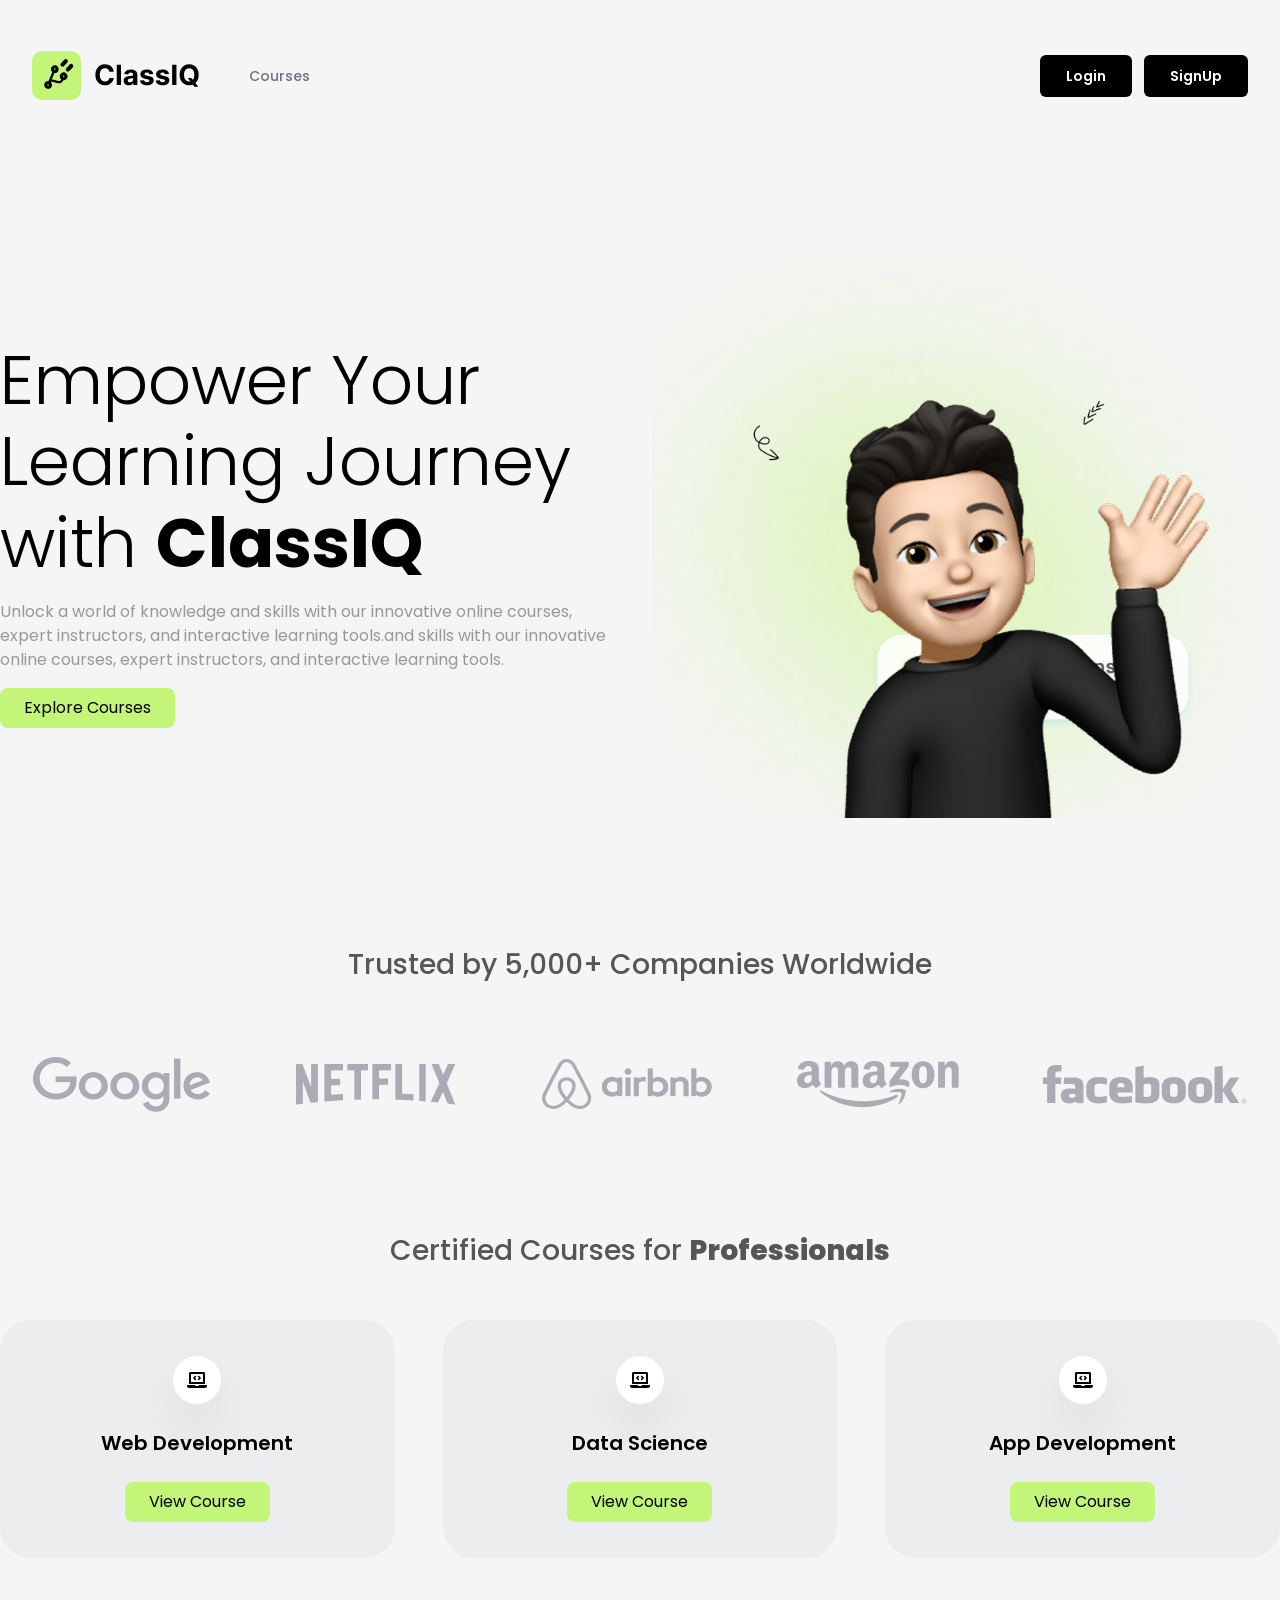
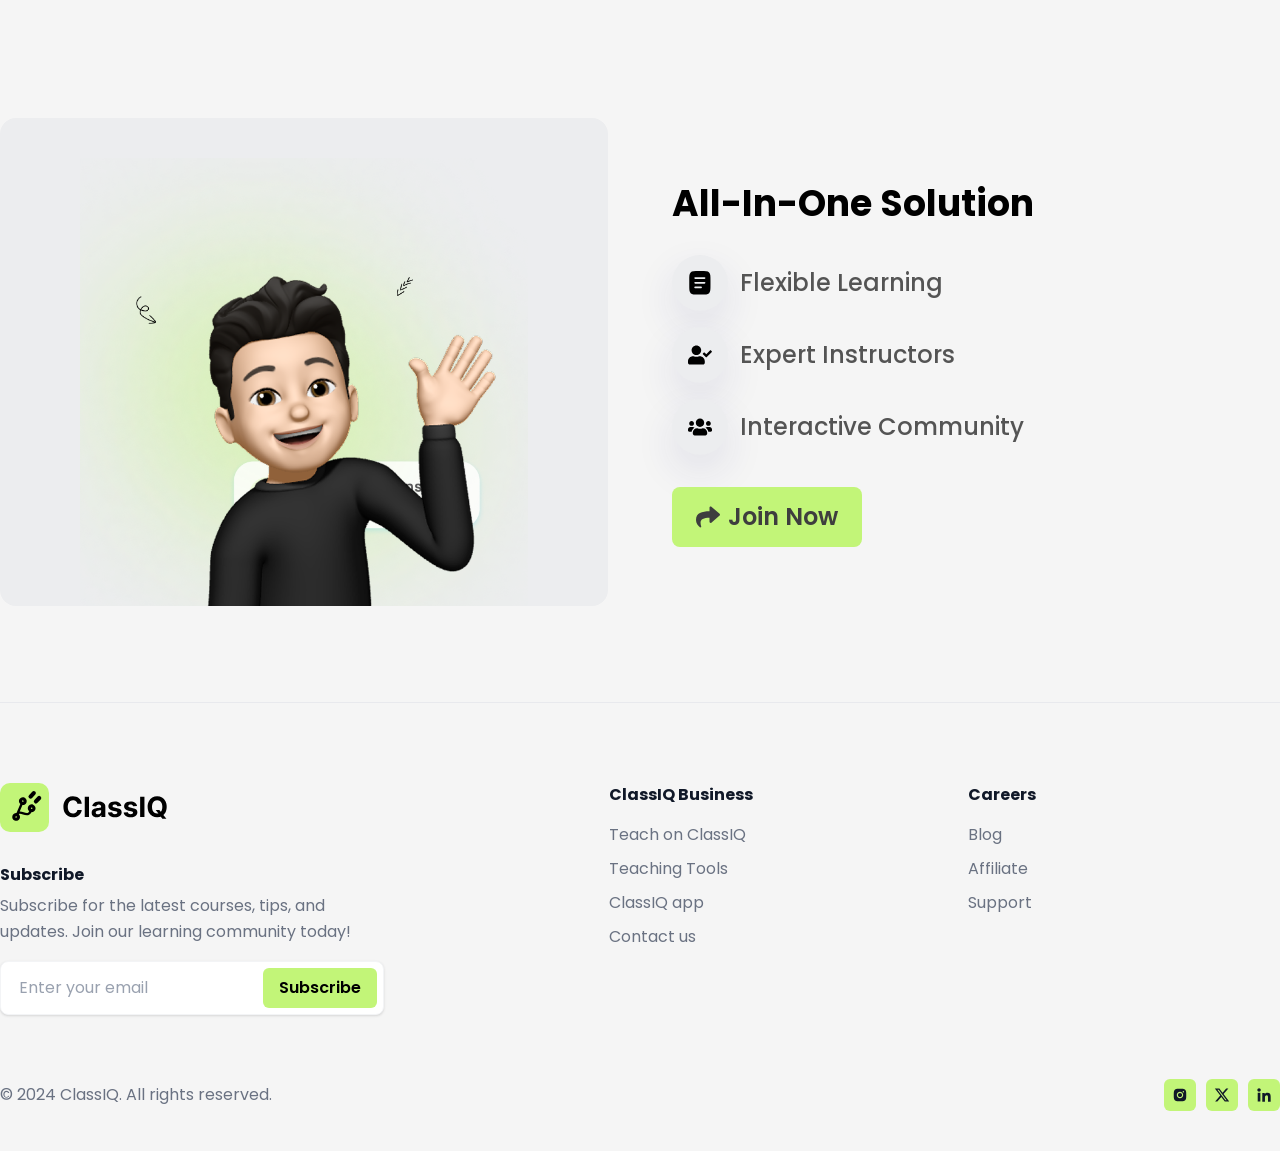
<file: index.html>
<!doctype html>
<html lang="en">
  <head>
    <meta charset="UTF-8" />
    <meta name="viewport" content="width=device-width, initial-scale=1.0" />
    <title>ClassIQ</title>
    <link rel="icon" type="image/x-icon" href="assets/favicon.ico" />
    <meta
      name="description"
      content="Empower your learning journey with ClassIQ. Explore expert-led online courses in web development, data science, and more."
    />
    <link rel="preconnect" href="https://fonts.googleapis.com" />
    <link rel="preconnect" href="https://fonts.gstatic.com" crossorigin />
    <link
      href="https://fonts.googleapis.com/css2?family=Poppins:wght@300;400;500;600;700;800&display=swap"
      rel="stylesheet"
    />
    <link rel="icon" type="image/svg+xml" href="assets/images/favicon.svg" />
    <link rel="stylesheet" href="css/output.css" />
  </head>
  <body class="bg-[#F5F5F5] text-black font-sans antialiased">
    <header class="py-6">
      <div class="mx-auto max-w-7xl px-4 sm:px-6 lg:px-8 mt-[27px]">
        <div class="flex items-center justify-between">
          <div class="flex items-center gap-12">
            <a
              href="index.html"
              class="inline-flex items-center gap-2.5 font-bold text-[28px] text-gray-900"
            >
              <svg
                xmlns="http://www.w3.org/2000/svg"
                width="169"
                height="49"
                viewBox="0 0 169 49"
                fill="none"
              >
                <rect width="49" height="49" rx="10" fill="#C2F578" />
                <rect
                  x="33.6592"
                  y="7.15674"
                  width="4.19624"
                  height="8.90237"
                  rx="2.09812"
                  transform="rotate(43 33.6592 7.15674)"
                  fill="black"
                />
                <rect
                  x="39.0698"
                  y="12"
                  width="4.2"
                  height="8.9"
                  rx="2.1"
                  transform="rotate(43 39.0698 12)"
                  fill="black"
                />
                <path
                  d="M35.2804 26.7985C36.1237 24.8119 35.1977 22.5198 33.211 21.6765C31.2244 20.8332 28.9323 21.7593 28.089 23.7459C27.3945 25.382 27.901 27.2254 29.2082 28.2948C28.8741 29.007 28.4757 29.4957 28.0098 29.7435C26.9513 30.3127 25.3665 29.8097 23.69 29.2731C22.3729 28.852 21.0071 28.4207 19.7134 28.4816L22.4608 22.0093C24.1161 22.1709 25.7504 21.2574 26.4335 19.6483C27.2767 17.6617 26.3507 15.3696 24.364 14.5263C22.3774 13.683 20.0853 14.6091 19.242 16.5957C18.559 18.2048 19.0372 20.015 20.3033 21.0935L16.5009 30.0514C14.8437 29.8943 13.2093 30.8078 12.5263 32.4169C11.683 34.4035 12.6091 36.6956 14.5958 37.5389C16.5824 38.3822 18.8745 37.4561 19.7178 35.4695C20.3664 33.9413 19.9688 32.2289 18.8398 31.1396C19.0783 30.9651 19.3773 30.848 19.7651 30.8216C20.6497 30.7621 21.7794 31.125 22.9803 31.5074C24.9515 32.1372 27.1858 32.8469 29.121 31.8118C30.0822 31.2969 30.8287 30.4255 31.3873 29.1721C33.0136 29.2895 34.6089 28.3806 35.2804 26.7985ZM23.143 17.4029C23.5385 17.5708 23.7248 18.0317 23.5569 18.4273C23.389 18.8228 22.928 19.0091 22.5325 18.8412C22.137 18.6733 21.9507 18.2123 22.1186 17.8168C22.2865 17.4212 22.7475 17.235 23.143 17.4029ZM15.8168 34.6623C15.4213 34.4944 15.235 34.0335 15.4029 33.6379C15.5708 33.2424 16.0318 33.0562 16.4273 33.224C16.8228 33.3919 17.0091 33.8529 16.8412 34.2485C16.6733 34.644 16.2123 34.8302 15.8168 34.6623ZM31.99 24.5531C32.3855 24.721 32.5718 25.1819 32.4039 25.5775C32.236 25.973 31.775 26.1593 31.3795 25.9914C30.9839 25.8235 30.7977 25.3625 30.9656 24.967C31.1335 24.5714 31.5945 24.3852 31.99 24.5531Z"
                  fill="black"
                />
                <path
                  d="M81.7372 20.7656H77.3821C77.3026 20.2022 77.1402 19.7017 76.8949 19.2642C76.6496 18.8201 76.3348 18.4422 75.9503 18.1307C75.5658 17.8191 75.1217 17.5805 74.6179 17.4148C74.1207 17.2491 73.5805 17.1662 72.9972 17.1662C71.9432 17.1662 71.0251 17.428 70.2429 17.9517C69.4607 18.4687 68.8542 19.2244 68.4233 20.2188C67.9924 21.2064 67.777 22.4062 67.777 23.8182C67.777 25.2699 67.9924 26.4896 68.4233 27.4773C68.8608 28.465 69.4706 29.2107 70.2528 29.7145C71.035 30.2183 71.9399 30.4702 72.9673 30.4702C73.544 30.4702 74.0777 30.3939 74.5682 30.2415C75.0653 30.089 75.5062 29.867 75.8906 29.5753C76.2751 29.277 76.5933 28.9157 76.8452 28.4915C77.1037 28.0672 77.2827 27.5833 77.3821 27.0398L81.7372 27.0597C81.6245 27.9943 81.3428 28.8958 80.892 29.7642C80.4479 30.6259 79.848 31.3982 79.0923 32.081C78.3433 32.7571 77.4484 33.294 76.4077 33.6918C75.3736 34.0829 74.2036 34.2784 72.8977 34.2784C71.0814 34.2784 69.4574 33.8674 68.0256 33.0455C66.6004 32.2235 65.4735 31.0336 64.6449 29.4759C63.8229 27.9181 63.4119 26.0322 63.4119 23.8182C63.4119 21.5975 63.8295 19.7083 64.6648 18.1506C65.5 16.5928 66.6335 15.4062 68.0653 14.5909C69.4972 13.7689 71.108 13.358 72.8977 13.358C74.0777 13.358 75.1714 13.5237 76.179 13.8551C77.1932 14.1866 78.0914 14.6705 78.8736 15.3068C79.6558 15.9366 80.2921 16.7088 80.7827 17.6236C81.2798 18.5384 81.598 19.5857 81.7372 20.7656ZM88.9808 13.6364V34H84.745V13.6364H88.9808ZM96.729 34.2884C95.7546 34.2884 94.8862 34.1193 94.1239 33.7812C93.3616 33.4366 92.7584 32.9295 92.3143 32.2599C91.8768 31.5838 91.658 30.742 91.658 29.7344C91.658 28.8859 91.8138 28.1733 92.1254 27.5966C92.4369 27.0199 92.8612 26.5559 93.3981 26.2045C93.935 25.8532 94.5449 25.5881 95.2276 25.4091C95.917 25.2301 96.6396 25.1042 97.3952 25.0312C98.2835 24.9384 98.9994 24.8523 99.543 24.7727C100.087 24.6866 100.481 24.5606 100.726 24.3949C100.971 24.2292 101.094 23.9839 101.094 23.6591V23.5994C101.094 22.9697 100.895 22.4825 100.498 22.1378C100.106 21.7931 99.5496 21.6207 98.8271 21.6207C98.0648 21.6207 97.4582 21.7898 97.0075 22.1278C96.5567 22.4593 96.2584 22.8769 96.1126 23.3807L92.195 23.0625C92.3938 22.1345 92.7849 21.3324 93.3683 20.6562C93.9516 19.9735 94.704 19.4498 95.6254 19.0852C96.5534 18.714 97.6273 18.5284 98.8469 18.5284C99.6954 18.5284 100.507 18.6278 101.283 18.8267C102.065 19.0256 102.758 19.3338 103.361 19.7514C103.971 20.169 104.452 20.706 104.803 21.3622C105.154 22.0118 105.33 22.7907 105.33 23.6989V34H101.313V31.8821H101.194C100.948 32.3594 100.62 32.7803 100.209 33.1449C99.7982 33.5028 99.3043 33.7846 98.7276 33.9901C98.1509 34.1889 97.4847 34.2884 96.729 34.2884ZM97.9421 31.3651C98.5652 31.3651 99.1154 31.2424 99.5927 30.9972C100.07 30.7453 100.444 30.4072 100.716 29.983C100.988 29.5587 101.124 29.0781 101.124 28.5412V26.9205C100.991 27.0066 100.809 27.0862 100.577 27.1591C100.352 27.2254 100.096 27.2884 99.8114 27.348C99.5264 27.401 99.2414 27.4508 98.9563 27.4972C98.6713 27.5369 98.4128 27.5734 98.1808 27.6065C97.6836 27.6795 97.2494 27.7955 96.8782 27.9545C96.507 28.1136 96.2186 28.3291 96.0131 28.6009C95.8076 28.866 95.7049 29.1974 95.7049 29.5952C95.7049 30.1719 95.9137 30.6127 96.3313 30.9176C96.7556 31.2159 97.2925 31.3651 97.9421 31.3651ZM121.324 23.0824L117.446 23.321C117.379 22.9896 117.237 22.6913 117.018 22.4261C116.799 22.1544 116.511 21.9389 116.153 21.7798C115.802 21.6141 115.381 21.5312 114.89 21.5312C114.234 21.5312 113.681 21.6705 113.23 21.9489C112.779 22.2206 112.554 22.5852 112.554 23.0426C112.554 23.4072 112.699 23.7154 112.991 23.9673C113.283 24.2192 113.783 24.4214 114.493 24.5739L117.257 25.1307C118.742 25.4356 119.849 25.9261 120.578 26.6023C121.307 27.2784 121.672 28.1667 121.672 29.267C121.672 30.268 121.377 31.1463 120.787 31.902C120.203 32.6577 119.401 33.2476 118.38 33.6719C117.366 34.0895 116.196 34.2983 114.87 34.2983C112.849 34.2983 111.238 33.8774 110.038 33.0355C108.845 32.187 108.145 31.0336 107.94 29.5753L112.106 29.3565C112.232 29.973 112.537 30.4437 113.021 30.7685C113.505 31.0866 114.125 31.2457 114.88 31.2457C115.623 31.2457 116.219 31.1032 116.67 30.8182C117.127 30.5265 117.359 30.152 117.366 29.6946C117.359 29.3101 117.197 28.9953 116.879 28.75C116.561 28.4981 116.07 28.3059 115.407 28.1733L112.762 27.6463C111.271 27.348 110.161 26.831 109.431 26.0952C108.709 25.3594 108.348 24.4214 108.348 23.2812C108.348 22.3002 108.613 21.455 109.143 20.7457C109.68 20.0365 110.432 19.4896 111.4 19.1051C112.375 18.7206 113.515 18.5284 114.821 18.5284C116.75 18.5284 118.268 18.9361 119.375 19.7514C120.488 20.5668 121.138 21.6771 121.324 23.0824ZM137.046 23.0824L133.168 23.321C133.102 22.9896 132.96 22.6913 132.741 22.4261C132.522 22.1544 132.234 21.9389 131.876 21.7798C131.524 21.6141 131.103 21.5312 130.613 21.5312C129.957 21.5312 129.403 21.6705 128.952 21.9489C128.502 22.2206 128.276 22.5852 128.276 23.0426C128.276 23.4072 128.422 23.7154 128.714 23.9673C129.005 24.2192 129.506 24.4214 130.215 24.5739L132.979 25.1307C134.464 25.4356 135.571 25.9261 136.3 26.6023C137.03 27.2784 137.394 28.1667 137.394 29.267C137.394 30.268 137.099 31.1463 136.509 31.902C135.926 32.6577 135.124 33.2476 134.103 33.6719C133.089 34.0895 131.919 34.2983 130.593 34.2983C128.571 34.2983 126.96 33.8774 125.761 33.0355C124.567 32.187 123.868 31.0336 123.663 29.5753L127.829 29.3565C127.955 29.973 128.26 30.4437 128.744 30.7685C129.228 31.0866 129.847 31.2457 130.603 31.2457C131.345 31.2457 131.942 31.1032 132.393 30.8182C132.85 30.5265 133.082 30.152 133.089 29.6946C133.082 29.3101 132.92 28.9953 132.602 28.75C132.283 28.4981 131.793 28.3059 131.13 28.1733L128.485 27.6463C126.994 27.348 125.883 26.831 125.154 26.0952C124.432 25.3594 124.07 24.4214 124.07 23.2812C124.07 22.3002 124.335 21.455 124.866 20.7457C125.403 20.0365 126.155 19.4896 127.123 19.1051C128.097 18.7206 129.237 18.5284 130.543 18.5284C132.472 18.5284 133.99 18.9361 135.097 19.7514C136.211 20.5668 136.861 21.6771 137.046 23.0824ZM144.446 13.6364V34H140.141V13.6364H144.446ZM155.675 26.9205H159.334L161.173 29.2869L162.983 31.3949L166.393 35.6705H162.376L160.03 32.7869L158.827 31.0767L155.675 26.9205ZM166.702 23.8182C166.702 26.0388 166.281 27.928 165.439 29.4858C164.604 31.0436 163.464 32.2334 162.018 33.0554C160.58 33.8707 158.963 34.2784 157.166 34.2784C155.357 34.2784 153.732 33.8674 152.294 33.0455C150.856 32.2235 149.719 31.0336 148.884 29.4759C148.048 27.9181 147.631 26.0322 147.631 23.8182C147.631 21.5975 148.048 19.7083 148.884 18.1506C149.719 16.5928 150.856 15.4062 152.294 14.5909C153.732 13.7689 155.357 13.358 157.166 13.358C158.963 13.358 160.58 13.7689 162.018 14.5909C163.464 15.4062 164.604 16.5928 165.439 18.1506C166.281 19.7083 166.702 21.5975 166.702 23.8182ZM162.337 23.8182C162.337 22.3797 162.121 21.1667 161.69 20.179C161.266 19.1913 160.666 18.4422 159.891 17.9318C159.115 17.4214 158.207 17.1662 157.166 17.1662C156.125 17.1662 155.217 17.4214 154.442 17.9318C153.666 18.4422 153.063 19.1913 152.632 20.179C152.208 21.1667 151.996 22.3797 151.996 23.8182C151.996 25.2566 152.208 26.4697 152.632 27.4574C153.063 28.4451 153.666 29.1941 154.442 29.7045C155.217 30.215 156.125 30.4702 157.166 30.4702C158.207 30.4702 159.115 30.215 159.891 29.7045C160.666 29.1941 161.266 28.4451 161.69 27.4574C162.121 26.4697 162.337 25.2566 162.337 23.8182Z"
                  fill="black"
                />
              </svg>
            </a>

            <nav class="hidden sm:flex items-center gap-7">
              <a
                href="courses.html"
                data-nav="courses.html"
                class="text-sm font-medium text-gray-500 hover:text-gray-900 transition"
              >
                Courses
              </a>
            </nav>
          </div>
          <div class="hidden sm:flex items-center gap-3">
            <a
              href="login.html"
              class="bg-black hover:bg-black/80 text-white text-sm font-semibold px-[26px] py-[11px] rounded-md transition hover:-translate-y-0.5"
            >
              Login
            </a>
            <a
              href="signup.html"
              class="bg-black hover:bg-black/80 text-white text-sm font-semibold px-[26px] py-[11px] rounded-md transition hover:-translate-y-0.5"
            >
              SignUp
            </a>
          </div>

          <!-- Hamburger -->
          <button
            id="mobile-menu-btn"
            type="button"
            aria-label="Toggle navigation menu"
            aria-expanded="false"
            aria-controls="mobile-menu"
            class="sm:hidden p-2 rounded-lg text-gray-900 hover:bg-[#ECEDEF] transition cursor-pointer"
          >
            <svg
              id="menu-icon-open"
              xmlns="http://www.w3.org/2000/svg"
              class="w-7 h-7"
              fill="none"
              viewBox="0 0 24 24"
              stroke="currentColor"
              stroke-width="2"
            >
              <path
                stroke-linecap="round"
                stroke-linejoin="round"
                d="M4 6h16M4 12h16M4 18h16"
              />
            </svg>
            <svg
              id="menu-icon-close"
              xmlns="http://www.w3.org/2000/svg"
              class="w-7 h-7 hidden"
              fill="none"
              viewBox="0 0 24 24"
              stroke="currentColor"
              stroke-width="2"
            >
              <path
                stroke-linecap="round"
                stroke-linejoin="round"
                d="M6 18L18 6M6 6l12 12"
              />
            </svg>
          </button>
        </div>

        <!-- Mobile Dropdownp  -->
        <div
          id="mobile-menu"
          class="hidden sm:hidden mt-4 bg-[#ECEDEF] rounded-[18px] p-5 space-y-4"
        >
          <nav class="flex flex-col space-y-2">
            <a
              href="courses.html"
              data-nav="courses.html"
              class="text-base font-semibold text-gray-800 hover:text-black py-1.5"
            >
              Courses
            </a>
          </nav>

          <div class="pt-3 border-t border-black/10 flex flex-col gap-2.5">
            <a
              href="login.html"
              class="bg-black hover:bg-black/80 text-white text-center text-sm font-semibold py-[11px] rounded-md transition"
            >
              Login
            </a>
            <a
              href="signup.html"
              class="bg-black hover:bg-black/80 text-white text-center text-sm font-semibold py-[11px] rounded-md transition"
            >
              SignUp
            </a>
          </div>
        </div>
      </div>
    </header>

    <main>
      <div class="mx-auto max-w-7xl max-xl:px-4 flex flex-col gap-24">
        <!-- Hero Section -->
        <section
          class="grid md:grid-cols-2 items-center max-md:gap-3 gap-6 mt-24"
        >
          <div class="flex flex-col gap-4">
            <h1 class="text-[68px] font-light leading-[1.2] max-md:text-[48px]">
              Empower Your Learning Journey with
              <strong class="font-bold">ClassIQ</strong>
            </h1>
            <p class="text-[#96989A]">
              Unlock a world of knowledge and skills with our innovative online
              courses, expert instructors, and interactive learning tools.and
              skills with our innovative online courses, expert instructors, and
              interactive learning tools.
            </p>
            <a
              href="courses.html"
              class="bg-[#C2F578] px-6 py-2 rounded-lg hover:bg-[#C2F578]/80 duration-300 w-fit"
            >
              Explore Courses
            </a>
          </div>
          <div>
            <img
              src="assets/images/hero-with-doodles-1.png"
              alt="hero-image"
              class="w-full aspect-square object-contain max-md:aspect-auto"
            />
          </div>
        </section>
        <!-- Clients Section -->
        <section class="flex flex-col gap-12">
          <h2 class="text-[28px] text-[#565656] font-medium text-center">
            Trusted by 5,000+ Companies Worldwide
          </h2>
          <div class="flex flex-wrap gap-4 items-center justify-center">
            <div
              class="h-[100px] grid place-items-center min-w-[200px] max-md:max-w-[200px] grow"
            >
              <img
                src="assets/client-logos/google.png"
                alt="google client logo"
                class="object-contain p-4"
              />
            </div>
            <div
              class="h-[100px] grid place-items-center min-w-[200px] max-md:max-w-[200px] grow"
            >
              <img
                src="assets/client-logos/netflix.png"
                alt="netflix client logo"
                class="object-contain p-4"
              />
            </div>
            <div
              class="h-[100px] grid place-items-center min-w-[200px] max-md:max-w-[200px] grow"
            >
              <img
                src="assets/client-logos/airbnb.png"
                alt="airbnb client logo"
                class="object-contain p-4"
              />
            </div>
            <div
              class="h-[100px] grid place-items-center min-w-[200px] max-md:max-w-[200px] grow"
            >
              <img
                src="assets/client-logos/amazon.png"
                alt="amazon client logo"
                class="object-contain p-4"
              />
            </div>
            <div
              class="h-[100px] grid place-items-center min-w-[200px] max-md:max-w-[200px] grow"
            >
              <img
                src="assets/client-logos/facebook.png"
                alt="facebook client logo"
                class="object-contain p-4"
              />
            </div>
          </div>
        </section>
        <!-- Courses Section -->
        <section class="flex flex-col gap-12">
          <h2 class="text-[#565656] text-[28px] font-medium text-center">
            Certified Courses for
            <strong class="font-extrabold">Professionals</strong>
          </h2>
          <div class="grid grid-cols-1 sm:grid-cols-2 md:grid-cols-3 gap-12">
            <div
              class="rounded-[31px] bg-[#ECEDEF] flex flex-col items-center gap-6 py-9"
            >
              <div
                class="size-12 rounded-full bg-white shadow-2xl grid place-items-center"
              >
                <svg
                  xmlns="http://www.w3.org/2000/svg"
                  width="20"
                  height="16"
                  viewBox="0 0 20 16"
                  fill="none"
                >
                  <path
                    d="M7.96969 8.17656C8.165 8.37188 8.48156 8.37188 8.67688 8.17656L9.03031 7.82313C9.22563 7.62781 9.22563 7.31125 9.03031 7.11594L7.91406 6L9.03 4.88375C9.22531 4.68844 9.22531 4.37188 9.03 4.17656L8.67656 3.82313C8.48125 3.62781 8.16469 3.62781 7.96938 3.82313L6.14625 5.64625C5.95094 5.84156 5.95094 6.15813 6.14625 6.35344L7.96969 8.17656ZM10.97 7.82344L11.3234 8.17688C11.5188 8.37219 11.8353 8.37219 12.0306 8.17688L13.8538 6.35375C14.0491 6.15844 14.0491 5.84188 13.8538 5.64656L12.0306 3.82344C11.8353 3.62813 11.5188 3.62813 11.3234 3.82344L10.97 4.17688C10.7747 4.37219 10.7747 4.68875 10.97 4.88406L12.0859 6L10.97 7.11625C10.7747 7.31156 10.7747 7.62813 10.97 7.82344ZM19.5 13H11.9231C11.9 13.6191 11.4634 14 10.9 14H9C8.41594 14 7.96812 13.4541 7.97594 13H0.5C0.225 13 0 13.225 0 13.5V14C0 15.1 0.9 16 2 16H18C19.1 16 20 15.1 20 14V13.5C20 13.225 19.775 13 19.5 13ZM18 1.5C18 0.675 17.325 0 16.5 0H3.5C2.675 0 2 0.675 2 1.5V12H18V1.5ZM16 10H4V2H16V10Z"
                    fill="black"
                  />
                </svg>
              </div>
              <div class="font-semibold text-[20px] text-center">
                Web Development
              </div>
              <button
                class="bg-[#C2F578] hover:bg-[#C2F578]/80 px-6 py-2 rounded-lg"
              >
                View Course
              </button>
            </div>
            <div
              class="rounded-[31px] bg-[#ECEDEF] flex flex-col items-center gap-6 py-9"
            >
              <div
                class="size-12 rounded-full bg-white shadow-2xl grid place-items-center"
              >
                <svg
                  xmlns="http://www.w3.org/2000/svg"
                  width="20"
                  height="16"
                  viewBox="0 0 20 16"
                  fill="none"
                >
                  <path
                    d="M7.96969 8.17656C8.165 8.37188 8.48156 8.37188 8.67688 8.17656L9.03031 7.82313C9.22563 7.62781 9.22563 7.31125 9.03031 7.11594L7.91406 6L9.03 4.88375C9.22531 4.68844 9.22531 4.37188 9.03 4.17656L8.67656 3.82313C8.48125 3.62781 8.16469 3.62781 7.96938 3.82313L6.14625 5.64625C5.95094 5.84156 5.95094 6.15813 6.14625 6.35344L7.96969 8.17656ZM10.97 7.82344L11.3234 8.17688C11.5188 8.37219 11.8353 8.37219 12.0306 8.17688L13.8538 6.35375C14.0491 6.15844 14.0491 5.84188 13.8538 5.64656L12.0306 3.82344C11.8353 3.62813 11.5188 3.62813 11.3234 3.82344L10.97 4.17688C10.7747 4.37219 10.7747 4.68875 10.97 4.88406L12.0859 6L10.97 7.11625C10.7747 7.31156 10.7747 7.62813 10.97 7.82344ZM19.5 13H11.9231C11.9 13.6191 11.4634 14 10.9 14H9C8.41594 14 7.96812 13.4541 7.97594 13H0.5C0.225 13 0 13.225 0 13.5V14C0 15.1 0.9 16 2 16H18C19.1 16 20 15.1 20 14V13.5C20 13.225 19.775 13 19.5 13ZM18 1.5C18 0.675 17.325 0 16.5 0H3.5C2.675 0 2 0.675 2 1.5V12H18V1.5ZM16 10H4V2H16V10Z"
                    fill="black"
                  />
                </svg>
              </div>
              <div class="font-semibold text-[20px] text-center">
                Data Science
              </div>
              <button
                class="bg-[#C2F578] hover:bg-[#C2F578]/80 px-6 py-2 rounded-lg"
              >
                View Course
              </button>
            </div>
            <div
              class="rounded-[31px] bg-[#ECEDEF] flex flex-col items-center gap-6 py-9"
            >
              <div
                class="size-12 rounded-full bg-white shadow-2xl grid place-items-center"
              >
                <svg
                  xmlns="http://www.w3.org/2000/svg"
                  width="20"
                  height="16"
                  viewBox="0 0 20 16"
                  fill="none"
                >
                  <path
                    d="M7.96969 8.17656C8.165 8.37188 8.48156 8.37188 8.67688 8.17656L9.03031 7.82313C9.22563 7.62781 9.22563 7.31125 9.03031 7.11594L7.91406 6L9.03 4.88375C9.22531 4.68844 9.22531 4.37188 9.03 4.17656L8.67656 3.82313C8.48125 3.62781 8.16469 3.62781 7.96938 3.82313L6.14625 5.64625C5.95094 5.84156 5.95094 6.15813 6.14625 6.35344L7.96969 8.17656ZM10.97 7.82344L11.3234 8.17688C11.5188 8.37219 11.8353 8.37219 12.0306 8.17688L13.8538 6.35375C14.0491 6.15844 14.0491 5.84188 13.8538 5.64656L12.0306 3.82344C11.8353 3.62813 11.5188 3.62813 11.3234 3.82344L10.97 4.17688C10.7747 4.37219 10.7747 4.68875 10.97 4.88406L12.0859 6L10.97 7.11625C10.7747 7.31156 10.7747 7.62813 10.97 7.82344ZM19.5 13H11.9231C11.9 13.6191 11.4634 14 10.9 14H9C8.41594 14 7.96812 13.4541 7.97594 13H0.5C0.225 13 0 13.225 0 13.5V14C0 15.1 0.9 16 2 16H18C19.1 16 20 15.1 20 14V13.5C20 13.225 19.775 13 19.5 13ZM18 1.5C18 0.675 17.325 0 16.5 0H3.5C2.675 0 2 0.675 2 1.5V12H18V1.5ZM16 10H4V2H16V10Z"
                    fill="black"
                  />
                </svg>
              </div>
              <div class="font-semibold text-[20px] text-center">
                App Development
              </div>
              <button
                class="bg-[#C2F578] hover:bg-[#C2F578]/80 px-6 py-2 rounded-lg"
              >
                View Course
              </button>
            </div>
          </div>
        </section>
        <!-- Join now Section -->
        <section class="py-16 pb-24">
          <div
            class="grid grid-cols-1 md:grid-cols-2 items-center gap-12 lg:gap-16"
          >
            <div
              class="bg-[#ECEDEF] rounded-2xl pt-10 px-6 flex justify-center items-end overflow-hidden min-h-[340px]"
            >
              <img
                src="assets/images/hero-with-doodles-1.png"
                alt="ClassIQ Student"
                class="w-4/5 aspect-square object-cover max-md:aspect-auto"
              />
            </div>

            <div class="text-center md:text-left">
              <h2 class="text-[36px] font-bold mb-6">All-In-One Solution</h2>
              <ul class="space-y-4 mb-8">
                <li
                  class="flex items-center justify-center md:justify-start gap-3 text-[24px] font-medium text-[#545454]"
                >
                  <div
                    class="bg-[#ECEDEF] rounded-full p-4 aspect-square grid place-items-center"
                    style="box-shadow: 0px 16px 40px 0px #252c711a"
                  >
                    <svg
                      class="block"
                      xmlns="http://www.w3.org/2000/svg"
                      width="1em"
                      height="1em"
                      viewBox="0 0 17 19"
                      fill="none"
                    >
                      <path
                        d="M0 7.45098C0 3.93855 -1.11244e-07 2.18235 1.09329 1.09117C2.18659 1.11028e-07 3.94622 0 7.46549 0H9.33186C12.8511 0 14.6108 1.11028e-07 15.704 1.09117C16.7973 2.18235 16.7973 3.93855 16.7973 7.45098V11.1765C16.7973 14.6889 16.7973 16.4452 15.704 17.5363C14.6108 18.6275 12.8511 18.6275 9.33186 18.6275H7.46549C3.94622 18.6275 2.18659 18.6275 1.09329 17.5363C-1.11244e-07 16.4452 0 14.6889 0 11.1765V7.45098Z"
                        fill="black"
                      />
                      <path
                        d="M3.96606 9.31376C3.96606 8.92799 4.27942 8.61523 4.66595 8.61523H12.1314C12.518 8.61523 12.8313 8.92799 12.8313 9.31376C12.8313 9.69954 12.518 10.0123 12.1314 10.0123H4.66595C4.27942 10.0123 3.96606 9.69954 3.96606 9.31376Z"
                        fill-rule="evenodd"
                        clip-rule="evenodd"
                        fill="#ECEDEF"
                      />
                      <path
                        d="M3.96606 5.58818C3.96606 5.20239 4.27942 4.88965 4.66595 4.88965H12.1314C12.518 4.88965 12.8313 5.20239 12.8313 5.58818C12.8313 5.97396 12.518 6.28671 12.1314 6.28671H4.66595C4.27942 6.28671 3.96606 5.97396 3.96606 5.58818Z"
                        fill-rule="evenodd"
                        clip-rule="evenodd"
                        fill="#ECEDEF"
                      />
                      <path
                        d="M3.96606 13.0392C3.96606 12.6535 4.27942 12.3407 4.66595 12.3407H9.33188C9.71841 12.3407 10.0318 12.6535 10.0318 13.0392C10.0318 13.425 9.71841 13.7378 9.33188 13.7378H4.66595C4.27942 13.7378 3.96606 13.425 3.96606 13.0392Z"
                        fill-rule="evenodd"
                        clip-rule="evenodd"
                        fill="#ECEDEF"
                      />
                    </svg>
                  </div>
                  <span>Flexible Learning</span>
                </li>
                <li
                  class="flex items-center justify-center md:justify-start gap-3 text-[24px] font-medium text-[#545454]"
                >
                  <div
                    class="bg-[#ECEDEF] rounded-full p-4 aspect-square grid place-items-center"
                    style="box-shadow: 0px 16px 40px 0px #252c711a"
                  >
                    <svg
                      class="block"
                      xmlns="http://www.w3.org/2000/svg"
                      width="1em"
                      height="1em"
                      viewBox="0 0 25 20"
                      fill="none"
                    >
                      <path
                        d="M8.75 10C11.5117 10 13.75 7.76172 13.75 5C13.75 2.23828 11.5117 0 8.75 0C5.98828 0 3.75 2.23828 3.75 5C3.75 7.76172 5.98828 10 8.75 10ZM12.25 11.25H11.5977C10.7305 11.6484 9.76562 11.875 8.75 11.875C7.73438 11.875 6.77344 11.6484 5.90234 11.25H5.25C2.35156 11.25 0 13.6016 0 16.5V18.125C0 19.1602 0.839844 20 1.875 20H15.625C16.6602 20 17.5 19.1602 17.5 18.125V16.5C17.5 13.6016 15.1484 11.25 12.25 11.25ZM24.8672 6.23438L23.7812 5.13672C23.6016 4.95312 23.3086 4.95312 23.125 5.13281L19.0312 9.19531L17.2539 7.40625C17.0742 7.22266 16.7812 7.22266 16.5977 7.40234L15.5 8.49219C15.3164 8.67188 15.3164 8.96484 15.4961 9.14844L18.6875 12.3633C18.8672 12.5469 19.1602 12.5469 19.3438 12.3672L24.8633 6.89062C25.043 6.70703 25.0469 6.41406 24.8672 6.23438Z"
                        fill="black"
                      />
                    </svg>
                  </div>
                  <span>Expert Instructors</span>
                </li>
                <li
                  class="flex items-center justify-center md:justify-start gap-3 text-[24px] font-medium text-[#545454]"
                >
                  <div
                    class="bg-[#ECEDEF] rounded-full p-4 aspect-square grid place-items-center"
                    style="box-shadow: 0px 16px 40px 0px #252c711a"
                  >
                    <svg
                      class="block"
                      xmlns="http://www.w3.org/2000/svg"
                      width="1em"
                      height="1em"
                      viewBox="0 0 20 16"
                      fill="none"
                    >
                      <path
                        d="M3 7C4.10313 7 5 6.10313 5 5C5 3.89687 4.10313 3 3 3C1.89688 3 1 3.89687 1 5C1 6.10313 1.89688 7 3 7ZM17 7C18.1031 7 19 6.10313 19 5C19 3.89687 18.1031 3 17 3C15.8969 3 15 3.89687 15 5C15 6.10313 15.8969 7 17 7ZM18 8H16C15.45 8 14.9531 8.22188 14.5906 8.58125C15.85 9.27188 16.7437 10.5188 16.9375 12H19C19.5531 12 20 11.5531 20 11V10C20 8.89687 19.1031 8 18 8ZM10 8C11.9344 8 13.5 6.43437 13.5 4.5C13.5 2.56562 11.9344 1 10 1C8.06563 1 6.5 2.56562 6.5 4.5C6.5 6.43437 8.06563 8 10 8ZM12.4 9H12.1406C11.4906 9.3125 10.7688 9.5 10 9.5C9.23125 9.5 8.5125 9.3125 7.85938 9H7.6C5.6125 9 4 10.6125 4 12.6V13.5C4 14.3281 4.67188 15 5.5 15H14.5C15.3281 15 16 14.3281 16 13.5V12.6C16 10.6125 14.3875 9 12.4 9ZM5.40938 8.58125C5.04688 8.22188 4.55 8 4 8H2C0.896875 8 0 8.89687 0 10V11C0 11.5531 0.446875 12 1 12H3.05938C3.25625 10.5188 4.15 9.27188 5.40938 8.58125Z"
                        fill="black"
                      />
                    </svg>
                  </div>
                  <span>Interactive Community</span>
                </li>
              </ul>
              <a
                href="signup.html"
                class="inline-flex items-center gap-2 bg-[#C2F578] hover:bg-[#C2F578]/80 text-[#3E3E3E] text-[24px] font-semibold px-6 py-3 rounded-lg transition hover:-translate-y-0.5"
              >
                <svg
                  xmlns="http://www.w3.org/2000/svg"
                  width="1em"
                  height="1em"
                  viewBox="0 0 25 22"
                  fill="none"
                >
                  <path
                    d="M24.5943 7.70683L16.0003 0.285689C15.2481 -0.363969 14.0625 0.163423 14.0625 1.1726V5.08144C6.21929 5.17124 0 6.74316 0 14.1761C0 17.1761 1.93267 20.1482 4.06899 21.702C4.73564 22.187 5.68574 21.5784 5.43994 20.7923C3.22588 13.7116 6.49009 11.8318 14.0625 11.7229V16.0156C14.0625 17.0264 15.249 17.5514 16.0003 16.9025L24.5943 9.48066C25.1349 9.01377 25.1356 8.17436 24.5943 7.70683Z"
                    fill="#3E3E3E"
                  />
                </svg>
                <span>Join Now</span>
              </a>
            </div>
          </div>
        </section>
      </div>
    </main>

    <footer class="pt-20 pb-10 border-t border-gray-200/80">
      <div class="mx-auto max-w-7xl max-md:px-4">
        <div class="grid grid-cols-1 md:grid-cols-[1.8fr_1fr_1fr] gap-12 mb-16">
          <div class="max-w-sm">
            <a
              href="index.html"
              class="inline-flex items-center gap-2.5 font-extrabold text-xl text-gray-900"
            >
              <svg
                xmlns="http://www.w3.org/2000/svg"
                width="169"
                height="49"
                viewBox="0 0 169 49"
                fill="none"
              >
                <rect width="49" height="49" rx="10" fill="#C2F578" />
                <rect
                  x="33.6592"
                  y="7.15674"
                  width="4.19624"
                  height="8.90237"
                  rx="2.09812"
                  transform="rotate(43 33.6592 7.15674)"
                  fill="black"
                />
                <rect
                  x="39.0698"
                  y="12"
                  width="4.2"
                  height="8.9"
                  rx="2.1"
                  transform="rotate(43 39.0698 12)"
                  fill="black"
                />
                <path
                  d="M35.2804 26.7985C36.1237 24.8119 35.1977 22.5198 33.211 21.6765C31.2244 20.8332 28.9323 21.7593 28.089 23.7459C27.3945 25.382 27.901 27.2254 29.2082 28.2948C28.8741 29.007 28.4757 29.4957 28.0098 29.7435C26.9513 30.3127 25.3665 29.8097 23.69 29.2731C22.3729 28.852 21.0071 28.4207 19.7134 28.4816L22.4608 22.0093C24.1161 22.1709 25.7504 21.2574 26.4335 19.6483C27.2767 17.6617 26.3507 15.3696 24.364 14.5263C22.3774 13.683 20.0853 14.6091 19.242 16.5957C18.559 18.2048 19.0372 20.015 20.3033 21.0935L16.5009 30.0514C14.8437 29.8943 13.2093 30.8078 12.5263 32.4169C11.683 34.4035 12.6091 36.6956 14.5958 37.5389C16.5824 38.3822 18.8745 37.4561 19.7178 35.4695C20.3664 33.9413 19.9688 32.2289 18.8398 31.1396C19.0783 30.9651 19.3773 30.848 19.7651 30.8216C20.6497 30.7621 21.7794 31.125 22.9803 31.5074C24.9515 32.1372 27.1858 32.8469 29.121 31.8118C30.0822 31.2969 30.8287 30.4255 31.3873 29.1721C33.0136 29.2895 34.6089 28.3806 35.2804 26.7985ZM23.143 17.4029C23.5385 17.5708 23.7248 18.0317 23.5569 18.4273C23.389 18.8228 22.928 19.0091 22.5325 18.8412C22.137 18.6733 21.9507 18.2123 22.1186 17.8168C22.2865 17.4212 22.7475 17.235 23.143 17.4029ZM15.8168 34.6623C15.4213 34.4944 15.235 34.0335 15.4029 33.6379C15.5708 33.2424 16.0318 33.0562 16.4273 33.224C16.8228 33.3919 17.0091 33.8529 16.8412 34.2485C16.6733 34.644 16.2123 34.8302 15.8168 34.6623ZM31.99 24.5531C32.3855 24.721 32.5718 25.1819 32.4039 25.5775C32.236 25.973 31.775 26.1593 31.3795 25.9914C30.9839 25.8235 30.7977 25.3625 30.9656 24.967C31.1335 24.5714 31.5945 24.3852 31.99 24.5531Z"
                  fill="black"
                />
                <path
                  d="M81.7372 20.7656H77.3821C77.3026 20.2022 77.1402 19.7017 76.8949 19.2642C76.6496 18.8201 76.3348 18.4422 75.9503 18.1307C75.5658 17.8191 75.1217 17.5805 74.6179 17.4148C74.1207 17.2491 73.5805 17.1662 72.9972 17.1662C71.9432 17.1662 71.0251 17.428 70.2429 17.9517C69.4607 18.4687 68.8542 19.2244 68.4233 20.2188C67.9924 21.2064 67.777 22.4062 67.777 23.8182C67.777 25.2699 67.9924 26.4896 68.4233 27.4773C68.8608 28.465 69.4706 29.2107 70.2528 29.7145C71.035 30.2183 71.9399 30.4702 72.9673 30.4702C73.544 30.4702 74.0777 30.3939 74.5682 30.2415C75.0653 30.089 75.5062 29.867 75.8906 29.5753C76.2751 29.277 76.5933 28.9157 76.8452 28.4915C77.1037 28.0672 77.2827 27.5833 77.3821 27.0398L81.7372 27.0597C81.6245 27.9943 81.3428 28.8958 80.892 29.7642C80.4479 30.6259 79.848 31.3982 79.0923 32.081C78.3433 32.7571 77.4484 33.294 76.4077 33.6918C75.3736 34.0829 74.2036 34.2784 72.8977 34.2784C71.0814 34.2784 69.4574 33.8674 68.0256 33.0455C66.6004 32.2235 65.4735 31.0336 64.6449 29.4759C63.8229 27.9181 63.4119 26.0322 63.4119 23.8182C63.4119 21.5975 63.8295 19.7083 64.6648 18.1506C65.5 16.5928 66.6335 15.4062 68.0653 14.5909C69.4972 13.7689 71.108 13.358 72.8977 13.358C74.0777 13.358 75.1714 13.5237 76.179 13.8551C77.1932 14.1866 78.0914 14.6705 78.8736 15.3068C79.6558 15.9366 80.2921 16.7088 80.7827 17.6236C81.2798 18.5384 81.598 19.5857 81.7372 20.7656ZM88.9808 13.6364V34H84.745V13.6364H88.9808ZM96.729 34.2884C95.7546 34.2884 94.8862 34.1193 94.1239 33.7812C93.3616 33.4366 92.7584 32.9295 92.3143 32.2599C91.8768 31.5838 91.658 30.742 91.658 29.7344C91.658 28.8859 91.8138 28.1733 92.1254 27.5966C92.4369 27.0199 92.8612 26.5559 93.3981 26.2045C93.935 25.8532 94.5449 25.5881 95.2276 25.4091C95.917 25.2301 96.6396 25.1042 97.3952 25.0312C98.2835 24.9384 98.9994 24.8523 99.543 24.7727C100.087 24.6866 100.481 24.5606 100.726 24.3949C100.971 24.2292 101.094 23.9839 101.094 23.6591V23.5994C101.094 22.9697 100.895 22.4825 100.498 22.1378C100.106 21.7931 99.5496 21.6207 98.8271 21.6207C98.0648 21.6207 97.4582 21.7898 97.0075 22.1278C96.5567 22.4593 96.2584 22.8769 96.1126 23.3807L92.195 23.0625C92.3938 22.1345 92.7849 21.3324 93.3683 20.6562C93.9516 19.9735 94.704 19.4498 95.6254 19.0852C96.5534 18.714 97.6273 18.5284 98.8469 18.5284C99.6954 18.5284 100.507 18.6278 101.283 18.8267C102.065 19.0256 102.758 19.3338 103.361 19.7514C103.971 20.169 104.452 20.706 104.803 21.3622C105.154 22.0118 105.33 22.7907 105.33 23.6989V34H101.313V31.8821H101.194C100.948 32.3594 100.62 32.7803 100.209 33.1449C99.7982 33.5028 99.3043 33.7846 98.7276 33.9901C98.1509 34.1889 97.4847 34.2884 96.729 34.2884ZM97.9421 31.3651C98.5652 31.3651 99.1154 31.2424 99.5927 30.9972C100.07 30.7453 100.444 30.4072 100.716 29.983C100.988 29.5587 101.124 29.0781 101.124 28.5412V26.9205C100.991 27.0066 100.809 27.0862 100.577 27.1591C100.352 27.2254 100.096 27.2884 99.8114 27.348C99.5264 27.401 99.2414 27.4508 98.9563 27.4972C98.6713 27.5369 98.4128 27.5734 98.1808 27.6065C97.6836 27.6795 97.2494 27.7955 96.8782 27.9545C96.507 28.1136 96.2186 28.3291 96.0131 28.6009C95.8076 28.866 95.7049 29.1974 95.7049 29.5952C95.7049 30.1719 95.9137 30.6127 96.3313 30.9176C96.7556 31.2159 97.2925 31.3651 97.9421 31.3651ZM121.324 23.0824L117.446 23.321C117.379 22.9896 117.237 22.6913 117.018 22.4261C116.799 22.1544 116.511 21.9389 116.153 21.7798C115.802 21.6141 115.381 21.5312 114.89 21.5312C114.234 21.5312 113.681 21.6705 113.23 21.9489C112.779 22.2206 112.554 22.5852 112.554 23.0426C112.554 23.4072 112.699 23.7154 112.991 23.9673C113.283 24.2192 113.783 24.4214 114.493 24.5739L117.257 25.1307C118.742 25.4356 119.849 25.9261 120.578 26.6023C121.307 27.2784 121.672 28.1667 121.672 29.267C121.672 30.268 121.377 31.1463 120.787 31.902C120.203 32.6577 119.401 33.2476 118.38 33.6719C117.366 34.0895 116.196 34.2983 114.87 34.2983C112.849 34.2983 111.238 33.8774 110.038 33.0355C108.845 32.187 108.145 31.0336 107.94 29.5753L112.106 29.3565C112.232 29.973 112.537 30.4437 113.021 30.7685C113.505 31.0866 114.125 31.2457 114.88 31.2457C115.623 31.2457 116.219 31.1032 116.67 30.8182C117.127 30.5265 117.359 30.152 117.366 29.6946C117.359 29.3101 117.197 28.9953 116.879 28.75C116.561 28.4981 116.07 28.3059 115.407 28.1733L112.762 27.6463C111.271 27.348 110.161 26.831 109.431 26.0952C108.709 25.3594 108.348 24.4214 108.348 23.2812C108.348 22.3002 108.613 21.455 109.143 20.7457C109.68 20.0365 110.432 19.4896 111.4 19.1051C112.375 18.7206 113.515 18.5284 114.821 18.5284C116.75 18.5284 118.268 18.9361 119.375 19.7514C120.488 20.5668 121.138 21.6771 121.324 23.0824ZM137.046 23.0824L133.168 23.321C133.102 22.9896 132.96 22.6913 132.741 22.4261C132.522 22.1544 132.234 21.9389 131.876 21.7798C131.524 21.6141 131.103 21.5312 130.613 21.5312C129.957 21.5312 129.403 21.6705 128.952 21.9489C128.502 22.2206 128.276 22.5852 128.276 23.0426C128.276 23.4072 128.422 23.7154 128.714 23.9673C129.005 24.2192 129.506 24.4214 130.215 24.5739L132.979 25.1307C134.464 25.4356 135.571 25.9261 136.3 26.6023C137.03 27.2784 137.394 28.1667 137.394 29.267C137.394 30.268 137.099 31.1463 136.509 31.902C135.926 32.6577 135.124 33.2476 134.103 33.6719C133.089 34.0895 131.919 34.2983 130.593 34.2983C128.571 34.2983 126.96 33.8774 125.761 33.0355C124.567 32.187 123.868 31.0336 123.663 29.5753L127.829 29.3565C127.955 29.973 128.26 30.4437 128.744 30.7685C129.228 31.0866 129.847 31.2457 130.603 31.2457C131.345 31.2457 131.942 31.1032 132.393 30.8182C132.85 30.5265 133.082 30.152 133.089 29.6946C133.082 29.3101 132.92 28.9953 132.602 28.75C132.283 28.4981 131.793 28.3059 131.13 28.1733L128.485 27.6463C126.994 27.348 125.883 26.831 125.154 26.0952C124.432 25.3594 124.07 24.4214 124.07 23.2812C124.07 22.3002 124.335 21.455 124.866 20.7457C125.403 20.0365 126.155 19.4896 127.123 19.1051C128.097 18.7206 129.237 18.5284 130.543 18.5284C132.472 18.5284 133.99 18.9361 135.097 19.7514C136.211 20.5668 136.861 21.6771 137.046 23.0824ZM144.446 13.6364V34H140.141V13.6364H144.446ZM155.675 26.9205H159.334L161.173 29.2869L162.983 31.3949L166.393 35.6705H162.376L160.03 32.7869L158.827 31.0767L155.675 26.9205ZM166.702 23.8182C166.702 26.0388 166.281 27.928 165.439 29.4858C164.604 31.0436 163.464 32.2334 162.018 33.0554C160.58 33.8707 158.963 34.2784 157.166 34.2784C155.357 34.2784 153.732 33.8674 152.294 33.0455C150.856 32.2235 149.719 31.0336 148.884 29.4759C148.048 27.9181 147.631 26.0322 147.631 23.8182C147.631 21.5975 148.048 19.7083 148.884 18.1506C149.719 16.5928 150.856 15.4062 152.294 14.5909C153.732 13.7689 155.357 13.358 157.166 13.358C158.963 13.358 160.58 13.7689 162.018 14.5909C163.464 15.4062 164.604 16.5928 165.439 18.1506C166.281 19.7083 166.702 21.5975 166.702 23.8182ZM162.337 23.8182C162.337 22.3797 162.121 21.1667 161.69 20.179C161.266 19.1913 160.666 18.4422 159.891 17.9318C159.115 17.4214 158.207 17.1662 157.166 17.1662C156.125 17.1662 155.217 17.4214 154.442 17.9318C153.666 18.4422 153.063 19.1913 152.632 20.179C152.208 21.1667 151.996 22.3797 151.996 23.8182C151.996 25.2566 152.208 26.4697 152.632 27.4574C153.063 28.4451 153.666 29.1941 154.442 29.7045C155.217 30.215 156.125 30.4702 157.166 30.4702C158.207 30.4702 159.115 30.215 159.891 29.7045C160.666 29.1941 161.266 28.4451 161.69 27.4574C162.121 26.4697 162.337 25.2566 162.337 23.8182Z"
                  fill="black"
                />
              </svg>
            </a>
            <h4 class="text-base font-bold text-gray-900 mt-6 mb-1.5">
              Subscribe
            </h4>
            <p class="text-base text-gray-500 leading-relaxed mb-4">
              Subscribe for the latest courses, tips, and updates. Join our
              learning community today!
            </p>
            <form
              id="newsletterForm"
              novalidate
              class="flex items-center bg-white p-1.5 rounded-lg shadow-sm border border-gray-100 w-full"
            >
              <input
                type="email"
                id="newsletterEmail"
                placeholder="Enter your email"
                required
                class="flex-1 min-w-0 w-full text-sm sm:text-base px-3 py-2 outline-none text-gray-800 placeholder:text-gray-400"
              />
              <button
                type="submit"
                id="newsletterBtn"
                class="shrink-0 inline-flex items-center gap-1.5 bg-[#C2F578] hover:bg-[#C2F578]/80 text-black text-sm sm:text-base font-semibold px-3 sm:px-4 py-2 rounded-md transition cursor-pointer"
              >
                Subscribe
              </button>
            </form>
            <p
              id="newsletterError"
              class="text-red-600 text-xs font-semibold mt-1.5 hidden"
            ></p>
          </div>

          <div>
            <h4 class="text-base font-bold text-gray-900 mb-4">
              ClassIQ Business
            </h4>
            <ul class="space-y-2.5 text-base text-gray-500">
              <li>
                <a href="#" class="hover:text-gray-900 transition"
                  >Teach on ClassIQ</a
                >
              </li>
              <li>
                <a href="#" class="hover:text-gray-900 transition"
                  >Teaching Tools</a
                >
              </li>
              <li>
                <a href="#" class="hover:text-gray-900 transition"
                  >ClassIQ app</a
                >
              </li>
              <li>
                <a href="#" class="hover:text-gray-900 transition"
                  >Contact us</a
                >
              </li>
            </ul>
          </div>

          <div>
            <h4 class="text-base font-bold text-gray-900 mb-4">Careers</h4>
            <ul class="space-y-2.5 text-base text-gray-500">
              <li>
                <a href="#" class="hover:text-gray-900 transition">Blog</a>
              </li>
              <li>
                <a href="#" class="hover:text-gray-900 transition">Affiliate</a>
              </li>
              <li>
                <a href="#" class="hover:text-gray-900 transition">Support</a>
              </li>
            </ul>
          </div>
        </div>

        <div
          class="flex flex-col sm:flex-row items-center justify-between gap-4 text-base text-gray-500"
        >
          <p>© 2024 ClassIQ. All rights reserved.</p>
          <div class="flex items-center gap-2.5">
            <a
              href="#"
              class="size-8 bg-[#C2F578] hover:bg-[#C2F578]/80 rounded-md grid place-items-center text-gray-900 transition hover:-translate-y-0.5"
            >
              <svg
                xmlns="http://www.w3.org/2000/svg"
                width="1em"
                height="1em"
                viewBox="0 0 1024 1024"
              >
                <path d="M0 0h1024v1024H0z" fill="none" />
                <path
                  fill="currentColor"
                  d="M512 378.7c-73.4 0-133.3 59.9-133.3 133.3S438.6 645.3 512 645.3S645.3 585.4 645.3 512S585.4 378.7 512 378.7M911.8 512c0-55.2.5-109.9-2.6-165c-3.1-64-17.7-120.8-64.5-167.6c-46.9-46.9-103.6-61.4-167.6-64.5c-55.2-3.1-109.9-2.6-165-2.6c-55.2 0-109.9-.5-165 2.6c-64 3.1-120.8 17.7-167.6 64.5C132.6 226.3 118.1 283 115 347c-3.1 55.2-2.6 109.9-2.6 165s-.5 109.9 2.6 165c3.1 64 17.7 120.8 64.5 167.6c46.9 46.9 103.6 61.4 167.6 64.5c55.2 3.1 109.9 2.6 165 2.6c55.2 0 109.9.5 165-2.6c64-3.1 120.8-17.7 167.6-64.5c46.9-46.9 61.4-103.6 64.5-167.6c3.2-55.1 2.6-109.8 2.6-165M512 717.1c-113.5 0-205.1-91.6-205.1-205.1S398.5 306.9 512 306.9S717.1 398.5 717.1 512S625.5 717.1 512 717.1m213.5-370.7c-26.5 0-47.9-21.4-47.9-47.9s21.4-47.9 47.9-47.9s47.9 21.4 47.9 47.9a47.84 47.84 0 0 1-47.9 47.9"
                />
              </svg>
            </a>
            <a
              href="#"
              class="size-8 bg-[#C2F578] hover:bg-[#C2F578]/80 rounded-md grid place-items-center text-gray-900 transition hover:-translate-y-0.5"
            >
              <svg
                xmlns="http://www.w3.org/2000/svg"
                width="1em"
                height="1em"
                viewBox="0 0 512 512"
              >
                <path d="M0 0h512v512H0z" fill="none" />
                <path
                  fill="currentColor"
                  d="M389.2 48h70.6L305.6 224.2L487 464H345L233.7 318.6L106.5 464H35.8l164.9-188.5L26.8 48h145.6l100.5 132.9zm-24.8 373.8h39.1L151.1 88h-42z"
                />
              </svg>
            </a>
            <a
              href="#"
              class="size-8 bg-[#C2F578] hover:bg-[#C2F578]/80 rounded-md grid place-items-center text-gray-900 transition hover:-translate-y-0.5"
            >
              <svg
                xmlns="http://www.w3.org/2000/svg"
                width="1em"
                height="1em"
                viewBox="0 0 24 24"
              >
                <path d="M0 0h24v24H0z" fill="none" />
                <path
                  fill="currentColor"
                  fill-rule="evenodd"
                  d="M9.429 8.969h3.714v1.85c.535-1.064 1.907-2.02 3.968-2.02c3.951 0 4.889 2.118 4.889 6.004V22h-4v-6.312c0-2.213-.535-3.461-1.897-3.461c-1.889 0-2.674 1.345-2.674 3.46V22h-4zM2.57 21.83h4V8.799h-4zM7.143 4.55a2.53 2.53 0 0 1-.753 1.802a2.57 2.57 0 0 1-1.82.748a2.6 2.6 0 0 1-1.818-.747A2.55 2.55 0 0 1 2 4.55c0-.677.27-1.325.753-1.803A2.58 2.58 0 0 1 4.571 2c.682 0 1.336.269 1.819.747s.753 1.126.753 1.803"
                  clip-rule="evenodd"
                />
              </svg>
            </a>
          </div>
        </div>
      </div>
    </footer>

    <script src="js/main.js"></script>
  </body>
</html>
</file>
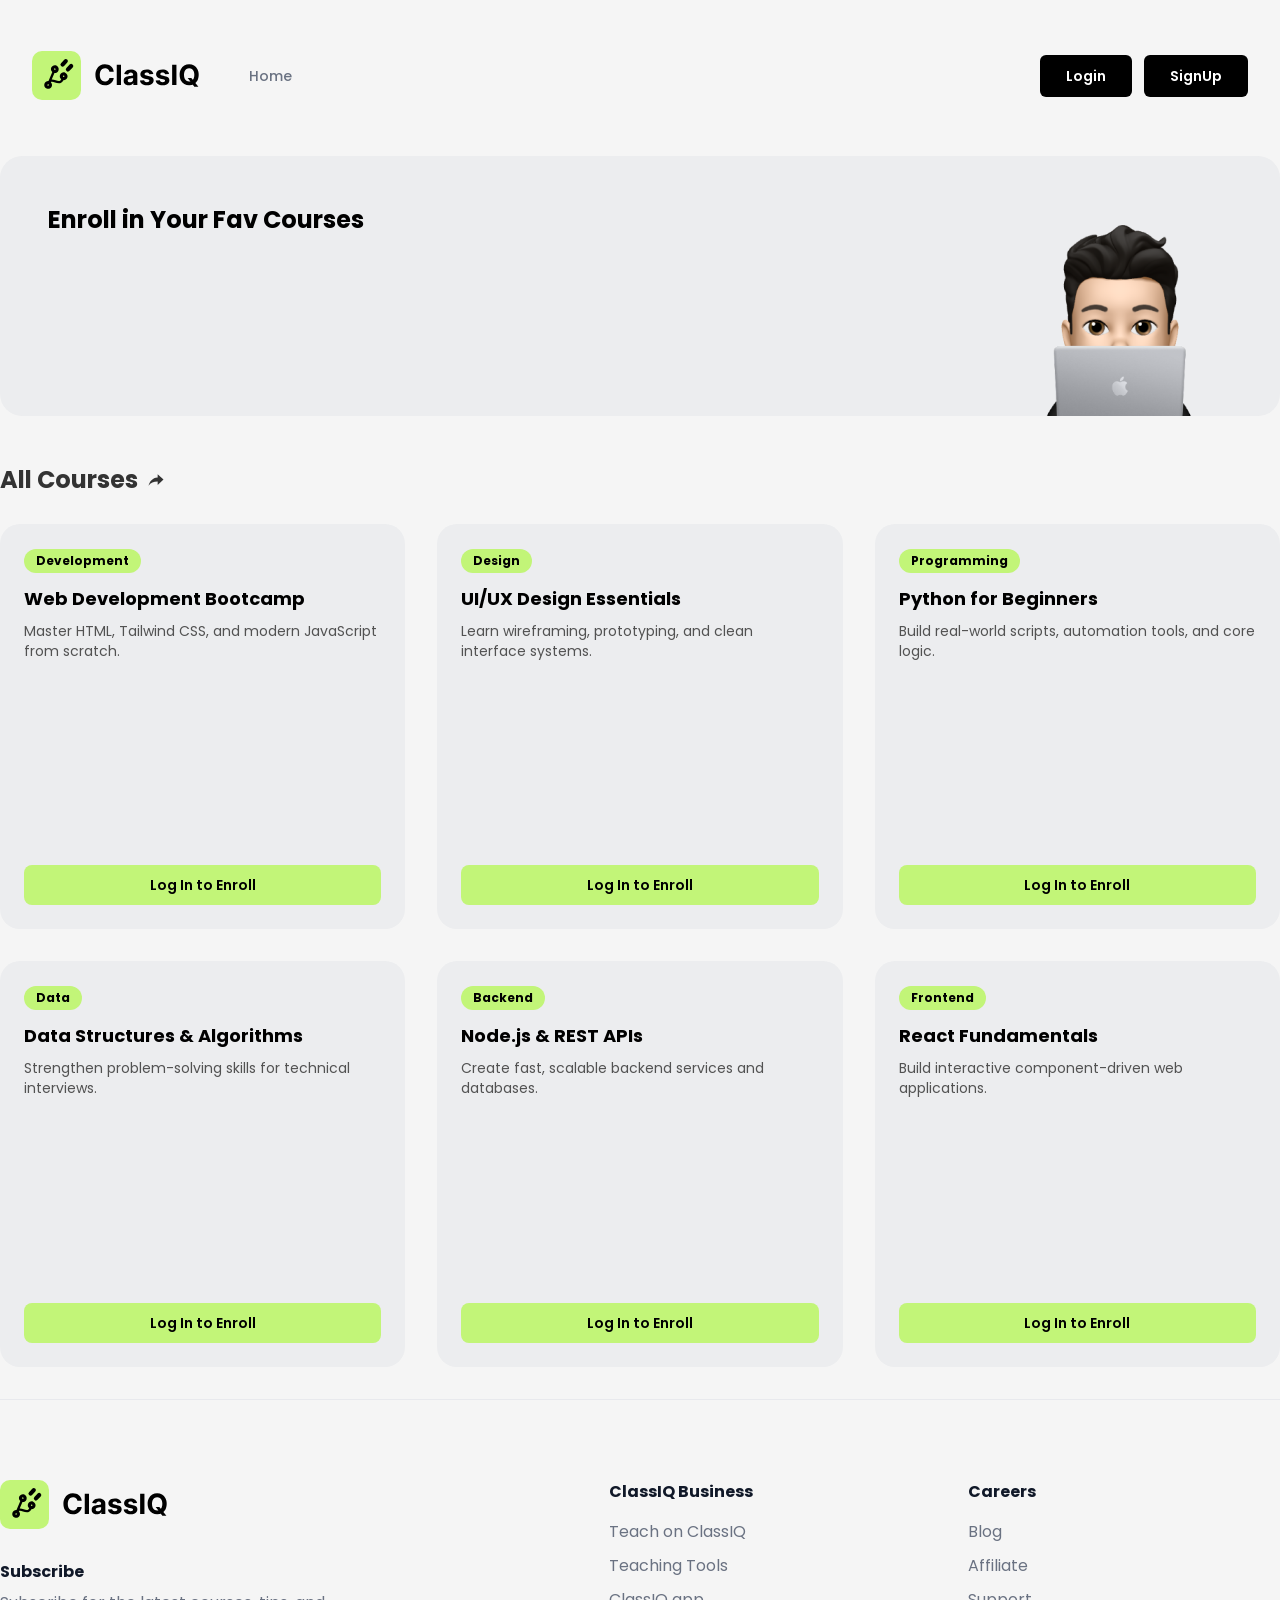
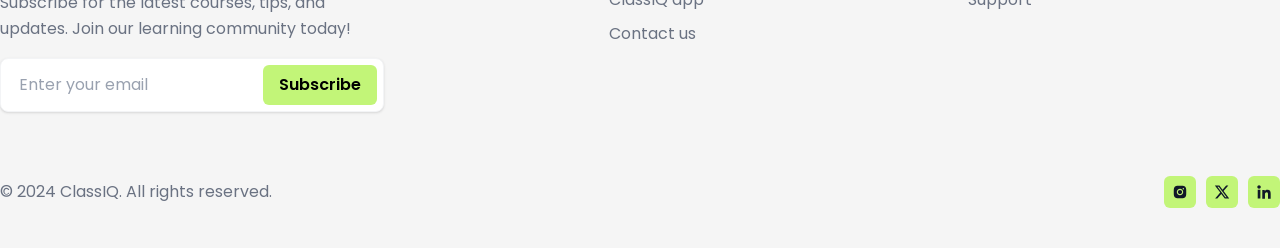
<file: courses.html>
<!doctype html>
<html lang="en">
  <head>
    <meta charset="UTF-8" />
    <meta name="viewport" content="width=device-width, initial-scale=1.0" />
    <title>ClassIQ - Courses</title>
    <link rel="icon" type="image/x-icon" href="assets/favicon.ico" />
    <meta
      name="description"
      content="Browse and enroll in ClassIQ courses covering web development, UI/UX design, Python, data structures, Node.js, and React."
    />
    <link rel="preconnect" href="https://fonts.googleapis.com" />
    <link rel="preconnect" href="https://fonts.gstatic.com" crossorigin />
    <link
      href="https://fonts.googleapis.com/css2?family=Poppins:wght@300;400;500;600;700;800&display=swap"
      rel="stylesheet"
    />
    <link rel="icon" type="image/svg+xml" href="assets/images/favicon.svg" />
    <link rel="stylesheet" href="css/output.css" />
  </head>
  <body class="bg-[#F5F5F5] text-black font-sans antialiased">
    <header class="py-6">
      <div class="mx-auto max-w-7xl px-4 sm:px-6 lg:px-8 mt-[27px]">
        <div class="flex items-center justify-between">
          <div class="flex items-center gap-12">
            <a
              href="index.html"
              class="inline-flex items-center gap-2.5 font-bold text-[28px] text-gray-900"
            >
              <svg
                xmlns="http://www.w3.org/2000/svg"
                width="169"
                height="49"
                viewBox="0 0 169 49"
                fill="none"
              >
                <rect width="49" height="49" rx="10" fill="#C2F578" />
                <rect
                  x="33.6592"
                  y="7.15674"
                  width="4.19624"
                  height="8.90237"
                  rx="2.09812"
                  transform="rotate(43 33.6592 7.15674)"
                  fill="black"
                />
                <rect
                  x="39.0698"
                  y="12"
                  width="4.2"
                  height="8.9"
                  rx="2.1"
                  transform="rotate(43 39.0698 12)"
                  fill="black"
                />
                <path
                  d="M35.2804 26.7985C36.1237 24.8119 35.1977 22.5198 33.211 21.6765C31.2244 20.8332 28.9323 21.7593 28.089 23.7459C27.3945 25.382 27.901 27.2254 29.2082 28.2948C28.8741 29.007 28.4757 29.4957 28.0098 29.7435C26.9513 30.3127 25.3665 29.8097 23.69 29.2731C22.3729 28.852 21.0071 28.4207 19.7134 28.4816L22.4608 22.0093C24.1161 22.1709 25.7504 21.2574 26.4335 19.6483C27.2767 17.6617 26.3507 15.3696 24.364 14.5263C22.3774 13.683 20.0853 14.6091 19.242 16.5957C18.559 18.2048 19.0372 20.015 20.3033 21.0935L16.5009 30.0514C14.8437 29.8943 13.2093 30.8078 12.5263 32.4169C11.683 34.4035 12.6091 36.6956 14.5958 37.5389C16.5824 38.3822 18.8745 37.4561 19.7178 35.4695C20.3664 33.9413 19.9688 32.2289 18.8398 31.1396C19.0783 30.9651 19.3773 30.848 19.7651 30.8216C20.6497 30.7621 21.7794 31.125 22.9803 31.5074C24.9515 32.1372 27.1858 32.8469 29.121 31.8118C30.0822 31.2969 30.8287 30.4255 31.3873 29.1721C33.0136 29.2895 34.6089 28.3806 35.2804 26.7985ZM23.143 17.4029C23.5385 17.5708 23.7248 18.0317 23.5569 18.4273C23.389 18.8228 22.928 19.0091 22.5325 18.8412C22.137 18.6733 21.9507 18.2123 22.1186 17.8168C22.2865 17.4212 22.7475 17.235 23.143 17.4029ZM15.8168 34.6623C15.4213 34.4944 15.235 34.0335 15.4029 33.6379C15.5708 33.2424 16.0318 33.0562 16.4273 33.224C16.8228 33.3919 17.0091 33.8529 16.8412 34.2485C16.6733 34.644 16.2123 34.8302 15.8168 34.6623ZM31.99 24.5531C32.3855 24.721 32.5718 25.1819 32.4039 25.5775C32.236 25.973 31.775 26.1593 31.3795 25.9914C30.9839 25.8235 30.7977 25.3625 30.9656 24.967C31.1335 24.5714 31.5945 24.3852 31.99 24.5531Z"
                  fill="black"
                />
                <path
                  d="M81.7372 20.7656H77.3821C77.3026 20.2022 77.1402 19.7017 76.8949 19.2642C76.6496 18.8201 76.3348 18.4422 75.9503 18.1307C75.5658 17.8191 75.1217 17.5805 74.6179 17.4148C74.1207 17.2491 73.5805 17.1662 72.9972 17.1662C71.9432 17.1662 71.0251 17.428 70.2429 17.9517C69.4607 18.4687 68.8542 19.2244 68.4233 20.2188C67.9924 21.2064 67.777 22.4062 67.777 23.8182C67.777 25.2699 67.9924 26.4896 68.4233 27.4773C68.8608 28.465 69.4706 29.2107 70.2528 29.7145C71.035 30.2183 71.9399 30.4702 72.9673 30.4702C73.544 30.4702 74.0777 30.3939 74.5682 30.2415C75.0653 30.089 75.5062 29.867 75.8906 29.5753C76.2751 29.277 76.5933 28.9157 76.8452 28.4915C77.1037 28.0672 77.2827 27.5833 77.3821 27.0398L81.7372 27.0597C81.6245 27.9943 81.3428 28.8958 80.892 29.7642C80.4479 30.6259 79.848 31.3982 79.0923 32.081C78.3433 32.7571 77.4484 33.294 76.4077 33.6918C75.3736 34.0829 74.2036 34.2784 72.8977 34.2784C71.0814 34.2784 69.4574 33.8674 68.0256 33.0455C66.6004 32.2235 65.4735 31.0336 64.6449 29.4759C63.8229 27.9181 63.4119 26.0322 63.4119 23.8182C63.4119 21.5975 63.8295 19.7083 64.6648 18.1506C65.5 16.5928 66.6335 15.4062 68.0653 14.5909C69.4972 13.7689 71.108 13.358 72.8977 13.358C74.0777 13.358 75.1714 13.5237 76.179 13.8551C77.1932 14.1866 78.0914 14.6705 78.8736 15.3068C79.6558 15.9366 80.2921 16.7088 80.7827 17.6236C81.2798 18.5384 81.598 19.5857 81.7372 20.7656ZM88.9808 13.6364V34H84.745V13.6364H88.9808ZM96.729 34.2884C95.7546 34.2884 94.8862 34.1193 94.1239 33.7812C93.3616 33.4366 92.7584 32.9295 92.3143 32.2599C91.8768 31.5838 91.658 30.742 91.658 29.7344C91.658 28.8859 91.8138 28.1733 92.1254 27.5966C92.4369 27.0199 92.8612 26.5559 93.3981 26.2045C93.935 25.8532 94.5449 25.5881 95.2276 25.4091C95.917 25.2301 96.6396 25.1042 97.3952 25.0312C98.2835 24.9384 98.9994 24.8523 99.543 24.7727C100.087 24.6866 100.481 24.5606 100.726 24.3949C100.971 24.2292 101.094 23.9839 101.094 23.6591V23.5994C101.094 22.9697 100.895 22.4825 100.498 22.1378C100.106 21.7931 99.5496 21.6207 98.8271 21.6207C98.0648 21.6207 97.4582 21.7898 97.0075 22.1278C96.5567 22.4593 96.2584 22.8769 96.1126 23.3807L92.195 23.0625C92.3938 22.1345 92.7849 21.3324 93.3683 20.6562C93.9516 19.9735 94.704 19.4498 95.6254 19.0852C96.5534 18.714 97.6273 18.5284 98.8469 18.5284C99.6954 18.5284 100.507 18.6278 101.283 18.8267C102.065 19.0256 102.758 19.3338 103.361 19.7514C103.971 20.169 104.452 20.706 104.803 21.3622C105.154 22.0118 105.33 22.7907 105.33 23.6989V34H101.313V31.8821H101.194C100.948 32.3594 100.62 32.7803 100.209 33.1449C99.7982 33.5028 99.3043 33.7846 98.7276 33.9901C98.1509 34.1889 97.4847 34.2884 96.729 34.2884ZM97.9421 31.3651C98.5652 31.3651 99.1154 31.2424 99.5927 30.9972C100.07 30.7453 100.444 30.4072 100.716 29.983C100.988 29.5587 101.124 29.0781 101.124 28.5412V26.9205C100.991 27.0066 100.809 27.0862 100.577 27.1591C100.352 27.2254 100.096 27.2884 99.8114 27.348C99.5264 27.401 99.2414 27.4508 98.9563 27.4972C98.6713 27.5369 98.4128 27.5734 98.1808 27.6065C97.6836 27.6795 97.2494 27.7955 96.8782 27.9545C96.507 28.1136 96.2186 28.3291 96.0131 28.6009C95.8076 28.866 95.7049 29.1974 95.7049 29.5952C95.7049 30.1719 95.9137 30.6127 96.3313 30.9176C96.7556 31.2159 97.2925 31.3651 97.9421 31.3651ZM121.324 23.0824L117.446 23.321C117.379 22.9896 117.237 22.6913 117.018 22.4261C116.799 22.1544 116.511 21.9389 116.153 21.7798C115.802 21.6141 115.381 21.5312 114.89 21.5312C114.234 21.5312 113.681 21.6705 113.23 21.9489C112.779 22.2206 112.554 22.5852 112.554 23.0426C112.554 23.4072 112.699 23.7154 112.991 23.9673C113.283 24.2192 113.783 24.4214 114.493 24.5739L117.257 25.1307C118.742 25.4356 119.849 25.9261 120.578 26.6023C121.307 27.2784 121.672 28.1667 121.672 29.267C121.672 30.268 121.377 31.1463 120.787 31.902C120.203 32.6577 119.401 33.2476 118.38 33.6719C117.366 34.0895 116.196 34.2983 114.87 34.2983C112.849 34.2983 111.238 33.8774 110.038 33.0355C108.845 32.187 108.145 31.0336 107.94 29.5753L112.106 29.3565C112.232 29.973 112.537 30.4437 113.021 30.7685C113.505 31.0866 114.125 31.2457 114.88 31.2457C115.623 31.2457 116.219 31.1032 116.67 30.8182C117.127 30.5265 117.359 30.152 117.366 29.6946C117.359 29.3101 117.197 28.9953 116.879 28.75C116.561 28.4981 116.07 28.3059 115.407 28.1733L112.762 27.6463C111.271 27.348 110.161 26.831 109.431 26.0952C108.709 25.3594 108.348 24.4214 108.348 23.2812C108.348 22.3002 108.613 21.455 109.143 20.7457C109.68 20.0365 110.432 19.4896 111.4 19.1051C112.375 18.7206 113.515 18.5284 114.821 18.5284C116.75 18.5284 118.268 18.9361 119.375 19.7514C120.488 20.5668 121.138 21.6771 121.324 23.0824ZM137.046 23.0824L133.168 23.321C133.102 22.9896 132.96 22.6913 132.741 22.4261C132.522 22.1544 132.234 21.9389 131.876 21.7798C131.524 21.6141 131.103 21.5312 130.613 21.5312C129.957 21.5312 129.403 21.6705 128.952 21.9489C128.502 22.2206 128.276 22.5852 128.276 23.0426C128.276 23.4072 128.422 23.7154 128.714 23.9673C129.005 24.2192 129.506 24.4214 130.215 24.5739L132.979 25.1307C134.464 25.4356 135.571 25.9261 136.3 26.6023C137.03 27.2784 137.394 28.1667 137.394 29.267C137.394 30.268 137.099 31.1463 136.509 31.902C135.926 32.6577 135.124 33.2476 134.103 33.6719C133.089 34.0895 131.919 34.2983 130.593 34.2983C128.571 34.2983 126.96 33.8774 125.761 33.0355C124.567 32.187 123.868 31.0336 123.663 29.5753L127.829 29.3565C127.955 29.973 128.26 30.4437 128.744 30.7685C129.228 31.0866 129.847 31.2457 130.603 31.2457C131.345 31.2457 131.942 31.1032 132.393 30.8182C132.85 30.5265 133.082 30.152 133.089 29.6946C133.082 29.3101 132.92 28.9953 132.602 28.75C132.283 28.4981 131.793 28.3059 131.13 28.1733L128.485 27.6463C126.994 27.348 125.883 26.831 125.154 26.0952C124.432 25.3594 124.07 24.4214 124.07 23.2812C124.07 22.3002 124.335 21.455 124.866 20.7457C125.403 20.0365 126.155 19.4896 127.123 19.1051C128.097 18.7206 129.237 18.5284 130.543 18.5284C132.472 18.5284 133.99 18.9361 135.097 19.7514C136.211 20.5668 136.861 21.6771 137.046 23.0824ZM144.446 13.6364V34H140.141V13.6364H144.446ZM155.675 26.9205H159.334L161.173 29.2869L162.983 31.3949L166.393 35.6705H162.376L160.03 32.7869L158.827 31.0767L155.675 26.9205ZM166.702 23.8182C166.702 26.0388 166.281 27.928 165.439 29.4858C164.604 31.0436 163.464 32.2334 162.018 33.0554C160.58 33.8707 158.963 34.2784 157.166 34.2784C155.357 34.2784 153.732 33.8674 152.294 33.0455C150.856 32.2235 149.719 31.0336 148.884 29.4759C148.048 27.9181 147.631 26.0322 147.631 23.8182C147.631 21.5975 148.048 19.7083 148.884 18.1506C149.719 16.5928 150.856 15.4062 152.294 14.5909C153.732 13.7689 155.357 13.358 157.166 13.358C158.963 13.358 160.58 13.7689 162.018 14.5909C163.464 15.4062 164.604 16.5928 165.439 18.1506C166.281 19.7083 166.702 21.5975 166.702 23.8182ZM162.337 23.8182C162.337 22.3797 162.121 21.1667 161.69 20.179C161.266 19.1913 160.666 18.4422 159.891 17.9318C159.115 17.4214 158.207 17.1662 157.166 17.1662C156.125 17.1662 155.217 17.4214 154.442 17.9318C153.666 18.4422 153.063 19.1913 152.632 20.179C152.208 21.1667 151.996 22.3797 151.996 23.8182C151.996 25.2566 152.208 26.4697 152.632 27.4574C153.063 28.4451 153.666 29.1941 154.442 29.7045C155.217 30.215 156.125 30.4702 157.166 30.4702C158.207 30.4702 159.115 30.215 159.891 29.7045C160.666 29.1941 161.266 28.4451 161.69 27.4574C162.121 26.4697 162.337 25.2566 162.337 23.8182Z"
                  fill="black"
                />
              </svg>
            </a>

            <nav class="hidden sm:flex items-center gap-7">
              <a
                href="index.html"
                data-nav="index.html"
                class="text-sm font-medium text-gray-500 hover:text-gray-900 transition"
              >
                Home
              </a>
            </nav>
          </div>
          <div class="hidden sm:flex items-center gap-3">
            <a
              href="login.html"
              class="bg-black hover:bg-black/80 text-white text-sm font-semibold px-[26px] py-[11px] rounded-md transition hover:-translate-y-0.5"
            >
              Login
            </a>
            <a
              href="signup.html"
              class="bg-black hover:bg-black/80 text-white text-sm font-semibold px-[26px] py-[11px] rounded-md transition hover:-translate-y-0.5"
            >
              SignUp
            </a>
          </div>

          <!-- Hamburger -->
          <button
            id="mobile-menu-btn"
            type="button"
            aria-label="Toggle navigation menu"
            aria-expanded="false"
            aria-controls="mobile-menu"
            class="sm:hidden p-2 rounded-lg text-gray-900 hover:bg-[#ECEDEF] transition cursor-pointer"
          >
            <svg
              id="menu-icon-open"
              xmlns="http://www.w3.org/2000/svg"
              class="w-7 h-7"
              fill="none"
              viewBox="0 0 24 24"
              stroke="currentColor"
              stroke-width="2"
            >
              <path
                stroke-linecap="round"
                stroke-linejoin="round"
                d="M4 6h16M4 12h16M4 18h16"
              />
            </svg>
            <svg
              id="menu-icon-close"
              xmlns="http://www.w3.org/2000/svg"
              class="w-7 h-7 hidden"
              fill="none"
              viewBox="0 0 24 24"
              stroke="currentColor"
              stroke-width="2"
            >
              <path
                stroke-linecap="round"
                stroke-linejoin="round"
                d="M6 18L18 6M6 6l12 12"
              />
            </svg>
          </button>
        </div>

        <!-- Mobile Dropdownp  -->
        <div
          id="mobile-menu"
          class="hidden sm:hidden mt-4 bg-[#ECEDEF] rounded-[18px] p-5 space-y-4"
        >
          <nav class="flex flex-col space-y-2">
            <a
              href="index.html"
              data-nav="index.html"
              class="text-base font-semibold text-gray-800 hover:text-black py-1.5"
            >
              Home
            </a>
          </nav>

          <div class="pt-3 border-t border-black/10 flex flex-col gap-2.5">
            <a
              href="login.html"
              class="bg-black hover:bg-black/80 text-white text-center text-sm font-semibold py-[11px] rounded-md transition"
            >
              Login
            </a>
            <a
              href="signup.html"
              class="bg-black hover:bg-black/80 text-white text-center text-sm font-semibold py-[11px] rounded-md transition"
            >
              SignUp
            </a>
          </div>
        </div>
      </div>
    </header>

    <main class="mx-auto max-w-7xl max-xl:px-4 py-8">
      <!-- Hero Banner -->
      <section
        class="relative bg-[#ECEDEF] rounded-[22px] min-h-[260px] p-8 md:p-12 flex items-start overflow-hidden"
      >
        <!-- Banner Title -->
        <h1 class="relative z-10 text-xl md:text-2xl font-bold text-black">
          Enroll in Your Fav Courses
        </h1>

        <!-- Character Illustration Placeholder (Replace src with your avatar image) -->
        <img
          src="assets/images/courses-hero.png"
          alt="Student with laptop"
          onerror="this.style.display = 'none'"
          class="absolute right-6 md:right-12 bottom-0 w-44 md:w-56 object-contain pointer-events-none select-none"
        />
      </section>

      <!-- All Courses Section -->
      <section class="mt-12">
        <div class="flex items-center gap-2 mb-7">
          <h2 class="text-xl md:text-2xl font-bold text-[#333333]">
            All Courses
          </h2>
          <!-- Forward Curved Arrow Icon -->
          <svg
            xmlns="http://www.w3.org/2000/svg"
            viewBox="0 0 24 24"
            fill="currentColor"
            class="w-5 h-5 text-[#333333]"
          >
            <path
              d="M14 5v4.06C7.55 9.57 4.46 13.79 3 19c2.5-3.44 6.13-5.06 11-5.06V18l7-6.5L14 5z"
            />
          </svg>
        </div>

        <!-- 3-Column Courses Grid -->
        <div
          id="courses-grid"
          class="grid grid-cols-1 sm:grid-cols-2 lg:grid-cols-3 gap-8"
        >
          <!-- Course Card 1 -->
          <div
            class="bg-[#ECEDEF] rounded-[20px] aspect-square p-6 flex flex-col justify-between hover:ring-2 hover:ring-black transition-all"
          >
            <div>
              <span
                class="inline-block bg-[#C2F578] text-black text-xs font-bold px-3 py-1 rounded-full mb-3"
              >
                Development
              </span>
              <h3 class="text-lg font-bold text-black">
                Web Development Bootcamp
              </h3>
              <p class="text-sm text-neutral-600 mt-2">
                Master HTML, Tailwind CSS, and modern JavaScript from scratch.
              </p>
            </div>
            <a
              href="login.html"
              class="bg-[#C2F578] hover:bg-[#b5eb67] transition-colors cursor-pointer font-semibold text-sm rounded-lg py-2.5 px-4 w-full text-center"
            >
              Log In to Enroll
            </a>
          </div>

          <!-- Course Card 2 -->
          <div
            class="bg-[#ECEDEF] rounded-[20px] aspect-square p-6 flex flex-col justify-between hover:ring-2 hover:ring-black transition-all"
          >
            <div>
              <span
                class="inline-block bg-[#C2F578] text-black text-xs font-bold px-3 py-1 rounded-full mb-3"
              >
                Design
              </span>
              <h3 class="text-lg font-bold text-black">
                UI/UX Design Essentials
              </h3>
              <p class="text-sm text-neutral-600 mt-2">
                Learn wireframing, prototyping, and clean interface systems.
              </p>
            </div>
            <a
              href="login.html"
              class="bg-[#C2F578] hover:bg-[#b5eb67] transition-colors cursor-pointer font-semibold text-sm rounded-lg py-2.5 px-4 w-full text-center"
            >
              Log In to Enroll
            </a>
          </div>

          <!-- Course Card 3 -->
          <div
            class="bg-[#ECEDEF] rounded-[20px] aspect-square p-6 flex flex-col justify-between hover:ring-2 hover:ring-black transition-all"
          >
            <div>
              <span
                class="inline-block bg-[#C2F578] text-black text-xs font-bold px-3 py-1 rounded-full mb-3"
              >
                Programming
              </span>
              <h3 class="text-lg font-bold text-black">Python for Beginners</h3>
              <p class="text-sm text-neutral-600 mt-2">
                Build real-world scripts, automation tools, and core logic.
              </p>
            </div>
            <a
              href="login.html"
              class="bg-[#C2F578] hover:bg-[#b5eb67] transition-colors cursor-pointer font-semibold text-sm rounded-lg py-2.5 px-4 w-full text-center"
            >
              Log In to Enroll
            </a>
          </div>

          <!-- Course Card 4 -->
          <div
            class="bg-[#ECEDEF] rounded-[20px] aspect-square p-6 flex flex-col justify-between hover:ring-2 hover:ring-black transition-all"
          >
            <div>
              <span
                class="inline-block bg-[#C2F578] text-black text-xs font-bold px-3 py-1 rounded-full mb-3"
              >
                Data
              </span>
              <h3 class="text-lg font-bold text-black">
                Data Structures & Algorithms
              </h3>
              <p class="text-sm text-neutral-600 mt-2">
                Strengthen problem-solving skills for technical interviews.
              </p>
            </div>
            <a
              href="login.html"
              class="bg-[#C2F578] hover:bg-[#b5eb67] transition-colors cursor-pointer font-semibold text-sm rounded-lg py-2.5 px-4 w-full text-center"
            >
              Log In to Enroll
            </a>
          </div>

          <!-- Course Card 5 -->
          <div
            class="bg-[#ECEDEF] rounded-[20px] aspect-square p-6 flex flex-col justify-between hover:ring-2 hover:ring-black transition-all"
          >
            <div>
              <span
                class="inline-block bg-[#C2F578] text-black text-xs font-bold px-3 py-1 rounded-full mb-3"
              >
                Backend
              </span>
              <h3 class="text-lg font-bold text-black">Node.js & REST APIs</h3>
              <p class="text-sm text-neutral-600 mt-2">
                Create fast, scalable backend services and databases.
              </p>
            </div>
            <a
              href="login.html"
              class="bg-[#C2F578] hover:bg-[#b5eb67] transition-colors cursor-pointer font-semibold text-sm rounded-lg py-2.5 px-4 w-full text-center"
            >
              Log In to Enroll
            </a>
          </div>

          <!-- Course Card 6 -->
          <div
            class="bg-[#ECEDEF] rounded-[20px] aspect-square p-6 flex flex-col justify-between hover:ring-2 hover:ring-black transition-all"
          >
            <div>
              <span
                class="inline-block bg-[#C2F578] text-black text-xs font-bold px-3 py-1 rounded-full mb-3"
              >
                Frontend
              </span>
              <h3 class="text-lg font-bold text-black">React Fundamentals</h3>
              <p class="text-sm text-neutral-600 mt-2">
                Build interactive component-driven web applications.
              </p>
            </div>
            <a
              href="login.html"
              class="bg-[#C2F578] hover:bg-[#b5eb67] transition-colors cursor-pointer font-semibold text-sm rounded-lg py-2.5 px-4 w-full text-center"
            >
              Log In to Enroll
            </a>
          </div>
        </div>
      </section>
    </main>

    <footer class="pt-20 pb-10 border-t border-gray-200/80">
      <div class="mx-auto max-w-7xl max-md:px-4">
        <div class="grid grid-cols-1 md:grid-cols-[1.8fr_1fr_1fr] gap-12 mb-16">
          <div class="max-w-sm">
            <a
              href="index.html"
              class="inline-flex items-center gap-2.5 font-extrabold text-xl text-gray-900"
            >
              <svg
                xmlns="http://www.w3.org/2000/svg"
                width="169"
                height="49"
                viewBox="0 0 169 49"
                fill="none"
              >
                <rect width="49" height="49" rx="10" fill="#C2F578" />
                <rect
                  x="33.6592"
                  y="7.15674"
                  width="4.19624"
                  height="8.90237"
                  rx="2.09812"
                  transform="rotate(43 33.6592 7.15674)"
                  fill="black"
                />
                <rect
                  x="39.0698"
                  y="12"
                  width="4.2"
                  height="8.9"
                  rx="2.1"
                  transform="rotate(43 39.0698 12)"
                  fill="black"
                />
                <path
                  d="M35.2804 26.7985C36.1237 24.8119 35.1977 22.5198 33.211 21.6765C31.2244 20.8332 28.9323 21.7593 28.089 23.7459C27.3945 25.382 27.901 27.2254 29.2082 28.2948C28.8741 29.007 28.4757 29.4957 28.0098 29.7435C26.9513 30.3127 25.3665 29.8097 23.69 29.2731C22.3729 28.852 21.0071 28.4207 19.7134 28.4816L22.4608 22.0093C24.1161 22.1709 25.7504 21.2574 26.4335 19.6483C27.2767 17.6617 26.3507 15.3696 24.364 14.5263C22.3774 13.683 20.0853 14.6091 19.242 16.5957C18.559 18.2048 19.0372 20.015 20.3033 21.0935L16.5009 30.0514C14.8437 29.8943 13.2093 30.8078 12.5263 32.4169C11.683 34.4035 12.6091 36.6956 14.5958 37.5389C16.5824 38.3822 18.8745 37.4561 19.7178 35.4695C20.3664 33.9413 19.9688 32.2289 18.8398 31.1396C19.0783 30.9651 19.3773 30.848 19.7651 30.8216C20.6497 30.7621 21.7794 31.125 22.9803 31.5074C24.9515 32.1372 27.1858 32.8469 29.121 31.8118C30.0822 31.2969 30.8287 30.4255 31.3873 29.1721C33.0136 29.2895 34.6089 28.3806 35.2804 26.7985ZM23.143 17.4029C23.5385 17.5708 23.7248 18.0317 23.5569 18.4273C23.389 18.8228 22.928 19.0091 22.5325 18.8412C22.137 18.6733 21.9507 18.2123 22.1186 17.8168C22.2865 17.4212 22.7475 17.235 23.143 17.4029ZM15.8168 34.6623C15.4213 34.4944 15.235 34.0335 15.4029 33.6379C15.5708 33.2424 16.0318 33.0562 16.4273 33.224C16.8228 33.3919 17.0091 33.8529 16.8412 34.2485C16.6733 34.644 16.2123 34.8302 15.8168 34.6623ZM31.99 24.5531C32.3855 24.721 32.5718 25.1819 32.4039 25.5775C32.236 25.973 31.775 26.1593 31.3795 25.9914C30.9839 25.8235 30.7977 25.3625 30.9656 24.967C31.1335 24.5714 31.5945 24.3852 31.99 24.5531Z"
                  fill="black"
                />
                <path
                  d="M81.7372 20.7656H77.3821C77.3026 20.2022 77.1402 19.7017 76.8949 19.2642C76.6496 18.8201 76.3348 18.4422 75.9503 18.1307C75.5658 17.8191 75.1217 17.5805 74.6179 17.4148C74.1207 17.2491 73.5805 17.1662 72.9972 17.1662C71.9432 17.1662 71.0251 17.428 70.2429 17.9517C69.4607 18.4687 68.8542 19.2244 68.4233 20.2188C67.9924 21.2064 67.777 22.4062 67.777 23.8182C67.777 25.2699 67.9924 26.4896 68.4233 27.4773C68.8608 28.465 69.4706 29.2107 70.2528 29.7145C71.035 30.2183 71.9399 30.4702 72.9673 30.4702C73.544 30.4702 74.0777 30.3939 74.5682 30.2415C75.0653 30.089 75.5062 29.867 75.8906 29.5753C76.2751 29.277 76.5933 28.9157 76.8452 28.4915C77.1037 28.0672 77.2827 27.5833 77.3821 27.0398L81.7372 27.0597C81.6245 27.9943 81.3428 28.8958 80.892 29.7642C80.4479 30.6259 79.848 31.3982 79.0923 32.081C78.3433 32.7571 77.4484 33.294 76.4077 33.6918C75.3736 34.0829 74.2036 34.2784 72.8977 34.2784C71.0814 34.2784 69.4574 33.8674 68.0256 33.0455C66.6004 32.2235 65.4735 31.0336 64.6449 29.4759C63.8229 27.9181 63.4119 26.0322 63.4119 23.8182C63.4119 21.5975 63.8295 19.7083 64.6648 18.1506C65.5 16.5928 66.6335 15.4062 68.0653 14.5909C69.4972 13.7689 71.108 13.358 72.8977 13.358C74.0777 13.358 75.1714 13.5237 76.179 13.8551C77.1932 14.1866 78.0914 14.6705 78.8736 15.3068C79.6558 15.9366 80.2921 16.7088 80.7827 17.6236C81.2798 18.5384 81.598 19.5857 81.7372 20.7656ZM88.9808 13.6364V34H84.745V13.6364H88.9808ZM96.729 34.2884C95.7546 34.2884 94.8862 34.1193 94.1239 33.7812C93.3616 33.4366 92.7584 32.9295 92.3143 32.2599C91.8768 31.5838 91.658 30.742 91.658 29.7344C91.658 28.8859 91.8138 28.1733 92.1254 27.5966C92.4369 27.0199 92.8612 26.5559 93.3981 26.2045C93.935 25.8532 94.5449 25.5881 95.2276 25.4091C95.917 25.2301 96.6396 25.1042 97.3952 25.0312C98.2835 24.9384 98.9994 24.8523 99.543 24.7727C100.087 24.6866 100.481 24.5606 100.726 24.3949C100.971 24.2292 101.094 23.9839 101.094 23.6591V23.5994C101.094 22.9697 100.895 22.4825 100.498 22.1378C100.106 21.7931 99.5496 21.6207 98.8271 21.6207C98.0648 21.6207 97.4582 21.7898 97.0075 22.1278C96.5567 22.4593 96.2584 22.8769 96.1126 23.3807L92.195 23.0625C92.3938 22.1345 92.7849 21.3324 93.3683 20.6562C93.9516 19.9735 94.704 19.4498 95.6254 19.0852C96.5534 18.714 97.6273 18.5284 98.8469 18.5284C99.6954 18.5284 100.507 18.6278 101.283 18.8267C102.065 19.0256 102.758 19.3338 103.361 19.7514C103.971 20.169 104.452 20.706 104.803 21.3622C105.154 22.0118 105.33 22.7907 105.33 23.6989V34H101.313V31.8821H101.194C100.948 32.3594 100.62 32.7803 100.209 33.1449C99.7982 33.5028 99.3043 33.7846 98.7276 33.9901C98.1509 34.1889 97.4847 34.2884 96.729 34.2884ZM97.9421 31.3651C98.5652 31.3651 99.1154 31.2424 99.5927 30.9972C100.07 30.7453 100.444 30.4072 100.716 29.983C100.988 29.5587 101.124 29.0781 101.124 28.5412V26.9205C100.991 27.0066 100.809 27.0862 100.577 27.1591C100.352 27.2254 100.096 27.2884 99.8114 27.348C99.5264 27.401 99.2414 27.4508 98.9563 27.4972C98.6713 27.5369 98.4128 27.5734 98.1808 27.6065C97.6836 27.6795 97.2494 27.7955 96.8782 27.9545C96.507 28.1136 96.2186 28.3291 96.0131 28.6009C95.8076 28.866 95.7049 29.1974 95.7049 29.5952C95.7049 30.1719 95.9137 30.6127 96.3313 30.9176C96.7556 31.2159 97.2925 31.3651 97.9421 31.3651ZM121.324 23.0824L117.446 23.321C117.379 22.9896 117.237 22.6913 117.018 22.4261C116.799 22.1544 116.511 21.9389 116.153 21.7798C115.802 21.6141 115.381 21.5312 114.89 21.5312C114.234 21.5312 113.681 21.6705 113.23 21.9489C112.779 22.2206 112.554 22.5852 112.554 23.0426C112.554 23.4072 112.699 23.7154 112.991 23.9673C113.283 24.2192 113.783 24.4214 114.493 24.5739L117.257 25.1307C118.742 25.4356 119.849 25.9261 120.578 26.6023C121.307 27.2784 121.672 28.1667 121.672 29.267C121.672 30.268 121.377 31.1463 120.787 31.902C120.203 32.6577 119.401 33.2476 118.38 33.6719C117.366 34.0895 116.196 34.2983 114.87 34.2983C112.849 34.2983 111.238 33.8774 110.038 33.0355C108.845 32.187 108.145 31.0336 107.94 29.5753L112.106 29.3565C112.232 29.973 112.537 30.4437 113.021 30.7685C113.505 31.0866 114.125 31.2457 114.88 31.2457C115.623 31.2457 116.219 31.1032 116.67 30.8182C117.127 30.5265 117.359 30.152 117.366 29.6946C117.359 29.3101 117.197 28.9953 116.879 28.75C116.561 28.4981 116.07 28.3059 115.407 28.1733L112.762 27.6463C111.271 27.348 110.161 26.831 109.431 26.0952C108.709 25.3594 108.348 24.4214 108.348 23.2812C108.348 22.3002 108.613 21.455 109.143 20.7457C109.68 20.0365 110.432 19.4896 111.4 19.1051C112.375 18.7206 113.515 18.5284 114.821 18.5284C116.75 18.5284 118.268 18.9361 119.375 19.7514C120.488 20.5668 121.138 21.6771 121.324 23.0824ZM137.046 23.0824L133.168 23.321C133.102 22.9896 132.96 22.6913 132.741 22.4261C132.522 22.1544 132.234 21.9389 131.876 21.7798C131.524 21.6141 131.103 21.5312 130.613 21.5312C129.957 21.5312 129.403 21.6705 128.952 21.9489C128.502 22.2206 128.276 22.5852 128.276 23.0426C128.276 23.4072 128.422 23.7154 128.714 23.9673C129.005 24.2192 129.506 24.4214 130.215 24.5739L132.979 25.1307C134.464 25.4356 135.571 25.9261 136.3 26.6023C137.03 27.2784 137.394 28.1667 137.394 29.267C137.394 30.268 137.099 31.1463 136.509 31.902C135.926 32.6577 135.124 33.2476 134.103 33.6719C133.089 34.0895 131.919 34.2983 130.593 34.2983C128.571 34.2983 126.96 33.8774 125.761 33.0355C124.567 32.187 123.868 31.0336 123.663 29.5753L127.829 29.3565C127.955 29.973 128.26 30.4437 128.744 30.7685C129.228 31.0866 129.847 31.2457 130.603 31.2457C131.345 31.2457 131.942 31.1032 132.393 30.8182C132.85 30.5265 133.082 30.152 133.089 29.6946C133.082 29.3101 132.92 28.9953 132.602 28.75C132.283 28.4981 131.793 28.3059 131.13 28.1733L128.485 27.6463C126.994 27.348 125.883 26.831 125.154 26.0952C124.432 25.3594 124.07 24.4214 124.07 23.2812C124.07 22.3002 124.335 21.455 124.866 20.7457C125.403 20.0365 126.155 19.4896 127.123 19.1051C128.097 18.7206 129.237 18.5284 130.543 18.5284C132.472 18.5284 133.99 18.9361 135.097 19.7514C136.211 20.5668 136.861 21.6771 137.046 23.0824ZM144.446 13.6364V34H140.141V13.6364H144.446ZM155.675 26.9205H159.334L161.173 29.2869L162.983 31.3949L166.393 35.6705H162.376L160.03 32.7869L158.827 31.0767L155.675 26.9205ZM166.702 23.8182C166.702 26.0388 166.281 27.928 165.439 29.4858C164.604 31.0436 163.464 32.2334 162.018 33.0554C160.58 33.8707 158.963 34.2784 157.166 34.2784C155.357 34.2784 153.732 33.8674 152.294 33.0455C150.856 32.2235 149.719 31.0336 148.884 29.4759C148.048 27.9181 147.631 26.0322 147.631 23.8182C147.631 21.5975 148.048 19.7083 148.884 18.1506C149.719 16.5928 150.856 15.4062 152.294 14.5909C153.732 13.7689 155.357 13.358 157.166 13.358C158.963 13.358 160.58 13.7689 162.018 14.5909C163.464 15.4062 164.604 16.5928 165.439 18.1506C166.281 19.7083 166.702 21.5975 166.702 23.8182ZM162.337 23.8182C162.337 22.3797 162.121 21.1667 161.69 20.179C161.266 19.1913 160.666 18.4422 159.891 17.9318C159.115 17.4214 158.207 17.1662 157.166 17.1662C156.125 17.1662 155.217 17.4214 154.442 17.9318C153.666 18.4422 153.063 19.1913 152.632 20.179C152.208 21.1667 151.996 22.3797 151.996 23.8182C151.996 25.2566 152.208 26.4697 152.632 27.4574C153.063 28.4451 153.666 29.1941 154.442 29.7045C155.217 30.215 156.125 30.4702 157.166 30.4702C158.207 30.4702 159.115 30.215 159.891 29.7045C160.666 29.1941 161.266 28.4451 161.69 27.4574C162.121 26.4697 162.337 25.2566 162.337 23.8182Z"
                  fill="black"
                />
              </svg>
            </a>
            <h4 class="text-base font-bold text-gray-900 mt-6 mb-1.5">
              Subscribe
            </h4>
            <p class="text-base text-gray-500 leading-relaxed mb-4">
              Subscribe for the latest courses, tips, and updates. Join our
              learning community today!
            </p>
            <form
              id="newsletterForm"
              novalidate
              class="flex items-center bg-white p-1.5 rounded-lg shadow-sm border border-gray-100 w-full"
            >
              <input
                type="email"
                id="newsletterEmail"
                placeholder="Enter your email"
                required
                class="flex-1 min-w-0 w-full text-sm sm:text-base px-3 py-2 outline-none text-gray-800 placeholder:text-gray-400"
              />
              <button
                type="submit"
                id="newsletterBtn"
                class="shrink-0 inline-flex items-center gap-1.5 bg-[#C2F578] hover:bg-[#C2F578]/80 text-black text-sm sm:text-base font-semibold px-3 sm:px-4 py-2 rounded-md transition cursor-pointer"
              >
                Subscribe
              </button>
            </form>
            <p
              id="newsletterError"
              class="text-red-600 text-xs font-semibold mt-1.5 hidden"
            ></p>
          </div>

          <div>
            <h4 class="text-base font-bold text-gray-900 mb-4">
              ClassIQ Business
            </h4>
            <ul class="space-y-2.5 text-base text-gray-500">
              <li>
                <a href="#" class="hover:text-gray-900 transition"
                  >Teach on ClassIQ</a
                >
              </li>
              <li>
                <a href="#" class="hover:text-gray-900 transition"
                  >Teaching Tools</a
                >
              </li>
              <li>
                <a href="#" class="hover:text-gray-900 transition"
                  >ClassIQ app</a
                >
              </li>
              <li>
                <a href="#" class="hover:text-gray-900 transition"
                  >Contact us</a
                >
              </li>
            </ul>
          </div>

          <div>
            <h4 class="text-base font-bold text-gray-900 mb-4">Careers</h4>
            <ul class="space-y-2.5 text-base text-gray-500">
              <li>
                <a href="#" class="hover:text-gray-900 transition">Blog</a>
              </li>
              <li>
                <a href="#" class="hover:text-gray-900 transition">Affiliate</a>
              </li>
              <li>
                <a href="#" class="hover:text-gray-900 transition">Support</a>
              </li>
            </ul>
          </div>
        </div>

        <div
          class="flex flex-col sm:flex-row items-center justify-between gap-4 text-base text-gray-500"
        >
          <p>© 2024 ClassIQ. All rights reserved.</p>
          <div class="flex items-center gap-2.5">
            <a
              href="#"
              class="size-8 bg-[#C2F578] hover:bg-[#C2F578]/80 rounded-md grid place-items-center text-gray-900 transition hover:-translate-y-0.5"
            >
              <svg
                xmlns="http://www.w3.org/2000/svg"
                width="1em"
                height="1em"
                viewBox="0 0 1024 1024"
              >
                <path d="M0 0h1024v1024H0z" fill="none" />
                <path
                  fill="currentColor"
                  d="M512 378.7c-73.4 0-133.3 59.9-133.3 133.3S438.6 645.3 512 645.3S645.3 585.4 645.3 512S585.4 378.7 512 378.7M911.8 512c0-55.2.5-109.9-2.6-165c-3.1-64-17.7-120.8-64.5-167.6c-46.9-46.9-103.6-61.4-167.6-64.5c-55.2-3.1-109.9-2.6-165-2.6c-55.2 0-109.9-.5-165 2.6c-64 3.1-120.8 17.7-167.6 64.5C132.6 226.3 118.1 283 115 347c-3.1 55.2-2.6 109.9-2.6 165s-.5 109.9 2.6 165c3.1 64 17.7 120.8 64.5 167.6c46.9 46.9 103.6 61.4 167.6 64.5c55.2 3.1 109.9 2.6 165 2.6c55.2 0 109.9.5 165-2.6c64-3.1 120.8-17.7 167.6-64.5c46.9-46.9 61.4-103.6 64.5-167.6c3.2-55.1 2.6-109.8 2.6-165M512 717.1c-113.5 0-205.1-91.6-205.1-205.1S398.5 306.9 512 306.9S717.1 398.5 717.1 512S625.5 717.1 512 717.1m213.5-370.7c-26.5 0-47.9-21.4-47.9-47.9s21.4-47.9 47.9-47.9s47.9 21.4 47.9 47.9a47.84 47.84 0 0 1-47.9 47.9"
                />
              </svg>
            </a>
            <a
              href="#"
              class="size-8 bg-[#C2F578] hover:bg-[#C2F578]/80 rounded-md grid place-items-center text-gray-900 transition hover:-translate-y-0.5"
            >
              <svg
                xmlns="http://www.w3.org/2000/svg"
                width="1em"
                height="1em"
                viewBox="0 0 512 512"
              >
                <path d="M0 0h512v512H0z" fill="none" />
                <path
                  fill="currentColor"
                  d="M389.2 48h70.6L305.6 224.2L487 464H345L233.7 318.6L106.5 464H35.8l164.9-188.5L26.8 48h145.6l100.5 132.9zm-24.8 373.8h39.1L151.1 88h-42z"
                />
              </svg>
            </a>
            <a
              href="#"
              class="size-8 bg-[#C2F578] hover:bg-[#C2F578]/80 rounded-md grid place-items-center text-gray-900 transition hover:-translate-y-0.5"
            >
              <svg
                xmlns="http://www.w3.org/2000/svg"
                width="1em"
                height="1em"
                viewBox="0 0 24 24"
              >
                <path d="M0 0h24v24H0z" fill="none" />
                <path
                  fill="currentColor"
                  fill-rule="evenodd"
                  d="M9.429 8.969h3.714v1.85c.535-1.064 1.907-2.02 3.968-2.02c3.951 0 4.889 2.118 4.889 6.004V22h-4v-6.312c0-2.213-.535-3.461-1.897-3.461c-1.889 0-2.674 1.345-2.674 3.46V22h-4zM2.57 21.83h4V8.799h-4zM7.143 4.55a2.53 2.53 0 0 1-.753 1.802a2.57 2.57 0 0 1-1.82.748a2.6 2.6 0 0 1-1.818-.747A2.55 2.55 0 0 1 2 4.55c0-.677.27-1.325.753-1.803A2.58 2.58 0 0 1 4.571 2c.682 0 1.336.269 1.819.747s.753 1.126.753 1.803"
                  clip-rule="evenodd"
                />
              </svg>
            </a>
          </div>
        </div>
      </div>
    </footer>

    <script src="js/main.js"></script>
  </body>
</html>
</file>
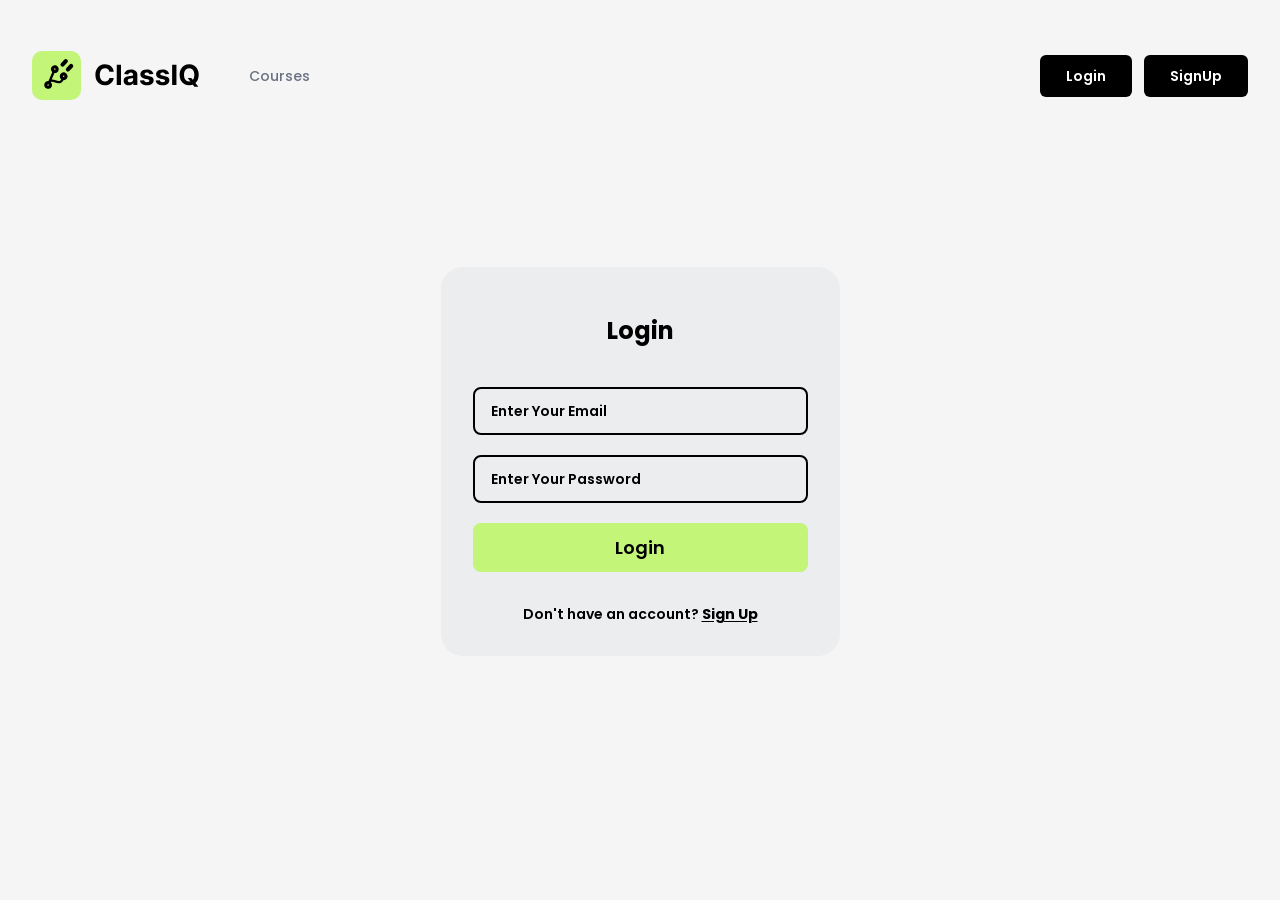
<file: login.html>
<!doctype html>
<html lang="en">
  <head>
    <meta charset="UTF-8" />
    <meta name="viewport" content="width=device-width, initial-scale=1.0" />
    <title>ClassIQ - Login</title>
    <link rel="icon" type="image/x-icon" href="assets/favicon.ico" />
    <link rel="preconnect" href="https://fonts.googleapis.com" />
    <link rel="preconnect" href="https://fonts.gstatic.com" crossorigin />
    <link
      href="https://fonts.googleapis.com/css2?family=Poppins:wght@300;400;500;600;700;800&display=swap"
      rel="stylesheet"
    />
    <meta
      name="description"
      content="Log in to your ClassIQ account to access your courses and track your learning progress."
    />
    <link rel="icon" type="image/svg+xml" href="assets/images/favicon.svg" />
    <link rel="stylesheet" href="css/output.css" />
  </head>
  <body class="bg-[#F5F5F5] text-black font-sans antialiased">
    <header class="py-6">
      <div class="mx-auto max-w-7xl px-4 sm:px-6 lg:px-8 mt-[27px]">
        <div class="flex items-center justify-between">
          <div class="flex items-center gap-12">
            <a
              href="index.html"
              class="inline-flex items-center gap-2.5 font-bold text-[28px] text-gray-900"
            >
              <svg
                xmlns="http://www.w3.org/2000/svg"
                width="169"
                height="49"
                viewBox="0 0 169 49"
                fill="none"
              >
                <rect width="49" height="49" rx="10" fill="#C2F578" />
                <rect
                  x="33.6592"
                  y="7.15674"
                  width="4.19624"
                  height="8.90237"
                  rx="2.09812"
                  transform="rotate(43 33.6592 7.15674)"
                  fill="black"
                />
                <rect
                  x="39.0698"
                  y="12"
                  width="4.2"
                  height="8.9"
                  rx="2.1"
                  transform="rotate(43 39.0698 12)"
                  fill="black"
                />
                <path
                  d="M35.2804 26.7985C36.1237 24.8119 35.1977 22.5198 33.211 21.6765C31.2244 20.8332 28.9323 21.7593 28.089 23.7459C27.3945 25.382 27.901 27.2254 29.2082 28.2948C28.8741 29.007 28.4757 29.4957 28.0098 29.7435C26.9513 30.3127 25.3665 29.8097 23.69 29.2731C22.3729 28.852 21.0071 28.4207 19.7134 28.4816L22.4608 22.0093C24.1161 22.1709 25.7504 21.2574 26.4335 19.6483C27.2767 17.6617 26.3507 15.3696 24.364 14.5263C22.3774 13.683 20.0853 14.6091 19.242 16.5957C18.559 18.2048 19.0372 20.015 20.3033 21.0935L16.5009 30.0514C14.8437 29.8943 13.2093 30.8078 12.5263 32.4169C11.683 34.4035 12.6091 36.6956 14.5958 37.5389C16.5824 38.3822 18.8745 37.4561 19.7178 35.4695C20.3664 33.9413 19.9688 32.2289 18.8398 31.1396C19.0783 30.9651 19.3773 30.848 19.7651 30.8216C20.6497 30.7621 21.7794 31.125 22.9803 31.5074C24.9515 32.1372 27.1858 32.8469 29.121 31.8118C30.0822 31.2969 30.8287 30.4255 31.3873 29.1721C33.0136 29.2895 34.6089 28.3806 35.2804 26.7985ZM23.143 17.4029C23.5385 17.5708 23.7248 18.0317 23.5569 18.4273C23.389 18.8228 22.928 19.0091 22.5325 18.8412C22.137 18.6733 21.9507 18.2123 22.1186 17.8168C22.2865 17.4212 22.7475 17.235 23.143 17.4029ZM15.8168 34.6623C15.4213 34.4944 15.235 34.0335 15.4029 33.6379C15.5708 33.2424 16.0318 33.0562 16.4273 33.224C16.8228 33.3919 17.0091 33.8529 16.8412 34.2485C16.6733 34.644 16.2123 34.8302 15.8168 34.6623ZM31.99 24.5531C32.3855 24.721 32.5718 25.1819 32.4039 25.5775C32.236 25.973 31.775 26.1593 31.3795 25.9914C30.9839 25.8235 30.7977 25.3625 30.9656 24.967C31.1335 24.5714 31.5945 24.3852 31.99 24.5531Z"
                  fill="black"
                />
                <path
                  d="M81.7372 20.7656H77.3821C77.3026 20.2022 77.1402 19.7017 76.8949 19.2642C76.6496 18.8201 76.3348 18.4422 75.9503 18.1307C75.5658 17.8191 75.1217 17.5805 74.6179 17.4148C74.1207 17.2491 73.5805 17.1662 72.9972 17.1662C71.9432 17.1662 71.0251 17.428 70.2429 17.9517C69.4607 18.4687 68.8542 19.2244 68.4233 20.2188C67.9924 21.2064 67.777 22.4062 67.777 23.8182C67.777 25.2699 67.9924 26.4896 68.4233 27.4773C68.8608 28.465 69.4706 29.2107 70.2528 29.7145C71.035 30.2183 71.9399 30.4702 72.9673 30.4702C73.544 30.4702 74.0777 30.3939 74.5682 30.2415C75.0653 30.089 75.5062 29.867 75.8906 29.5753C76.2751 29.277 76.5933 28.9157 76.8452 28.4915C77.1037 28.0672 77.2827 27.5833 77.3821 27.0398L81.7372 27.0597C81.6245 27.9943 81.3428 28.8958 80.892 29.7642C80.4479 30.6259 79.848 31.3982 79.0923 32.081C78.3433 32.7571 77.4484 33.294 76.4077 33.6918C75.3736 34.0829 74.2036 34.2784 72.8977 34.2784C71.0814 34.2784 69.4574 33.8674 68.0256 33.0455C66.6004 32.2235 65.4735 31.0336 64.6449 29.4759C63.8229 27.9181 63.4119 26.0322 63.4119 23.8182C63.4119 21.5975 63.8295 19.7083 64.6648 18.1506C65.5 16.5928 66.6335 15.4062 68.0653 14.5909C69.4972 13.7689 71.108 13.358 72.8977 13.358C74.0777 13.358 75.1714 13.5237 76.179 13.8551C77.1932 14.1866 78.0914 14.6705 78.8736 15.3068C79.6558 15.9366 80.2921 16.7088 80.7827 17.6236C81.2798 18.5384 81.598 19.5857 81.7372 20.7656ZM88.9808 13.6364V34H84.745V13.6364H88.9808ZM96.729 34.2884C95.7546 34.2884 94.8862 34.1193 94.1239 33.7812C93.3616 33.4366 92.7584 32.9295 92.3143 32.2599C91.8768 31.5838 91.658 30.742 91.658 29.7344C91.658 28.8859 91.8138 28.1733 92.1254 27.5966C92.4369 27.0199 92.8612 26.5559 93.3981 26.2045C93.935 25.8532 94.5449 25.5881 95.2276 25.4091C95.917 25.2301 96.6396 25.1042 97.3952 25.0312C98.2835 24.9384 98.9994 24.8523 99.543 24.7727C100.087 24.6866 100.481 24.5606 100.726 24.3949C100.971 24.2292 101.094 23.9839 101.094 23.6591V23.5994C101.094 22.9697 100.895 22.4825 100.498 22.1378C100.106 21.7931 99.5496 21.6207 98.8271 21.6207C98.0648 21.6207 97.4582 21.7898 97.0075 22.1278C96.5567 22.4593 96.2584 22.8769 96.1126 23.3807L92.195 23.0625C92.3938 22.1345 92.7849 21.3324 93.3683 20.6562C93.9516 19.9735 94.704 19.4498 95.6254 19.0852C96.5534 18.714 97.6273 18.5284 98.8469 18.5284C99.6954 18.5284 100.507 18.6278 101.283 18.8267C102.065 19.0256 102.758 19.3338 103.361 19.7514C103.971 20.169 104.452 20.706 104.803 21.3622C105.154 22.0118 105.33 22.7907 105.33 23.6989V34H101.313V31.8821H101.194C100.948 32.3594 100.62 32.7803 100.209 33.1449C99.7982 33.5028 99.3043 33.7846 98.7276 33.9901C98.1509 34.1889 97.4847 34.2884 96.729 34.2884ZM97.9421 31.3651C98.5652 31.3651 99.1154 31.2424 99.5927 30.9972C100.07 30.7453 100.444 30.4072 100.716 29.983C100.988 29.5587 101.124 29.0781 101.124 28.5412V26.9205C100.991 27.0066 100.809 27.0862 100.577 27.1591C100.352 27.2254 100.096 27.2884 99.8114 27.348C99.5264 27.401 99.2414 27.4508 98.9563 27.4972C98.6713 27.5369 98.4128 27.5734 98.1808 27.6065C97.6836 27.6795 97.2494 27.7955 96.8782 27.9545C96.507 28.1136 96.2186 28.3291 96.0131 28.6009C95.8076 28.866 95.7049 29.1974 95.7049 29.5952C95.7049 30.1719 95.9137 30.6127 96.3313 30.9176C96.7556 31.2159 97.2925 31.3651 97.9421 31.3651ZM121.324 23.0824L117.446 23.321C117.379 22.9896 117.237 22.6913 117.018 22.4261C116.799 22.1544 116.511 21.9389 116.153 21.7798C115.802 21.6141 115.381 21.5312 114.89 21.5312C114.234 21.5312 113.681 21.6705 113.23 21.9489C112.779 22.2206 112.554 22.5852 112.554 23.0426C112.554 23.4072 112.699 23.7154 112.991 23.9673C113.283 24.2192 113.783 24.4214 114.493 24.5739L117.257 25.1307C118.742 25.4356 119.849 25.9261 120.578 26.6023C121.307 27.2784 121.672 28.1667 121.672 29.267C121.672 30.268 121.377 31.1463 120.787 31.902C120.203 32.6577 119.401 33.2476 118.38 33.6719C117.366 34.0895 116.196 34.2983 114.87 34.2983C112.849 34.2983 111.238 33.8774 110.038 33.0355C108.845 32.187 108.145 31.0336 107.94 29.5753L112.106 29.3565C112.232 29.973 112.537 30.4437 113.021 30.7685C113.505 31.0866 114.125 31.2457 114.88 31.2457C115.623 31.2457 116.219 31.1032 116.67 30.8182C117.127 30.5265 117.359 30.152 117.366 29.6946C117.359 29.3101 117.197 28.9953 116.879 28.75C116.561 28.4981 116.07 28.3059 115.407 28.1733L112.762 27.6463C111.271 27.348 110.161 26.831 109.431 26.0952C108.709 25.3594 108.348 24.4214 108.348 23.2812C108.348 22.3002 108.613 21.455 109.143 20.7457C109.68 20.0365 110.432 19.4896 111.4 19.1051C112.375 18.7206 113.515 18.5284 114.821 18.5284C116.75 18.5284 118.268 18.9361 119.375 19.7514C120.488 20.5668 121.138 21.6771 121.324 23.0824ZM137.046 23.0824L133.168 23.321C133.102 22.9896 132.96 22.6913 132.741 22.4261C132.522 22.1544 132.234 21.9389 131.876 21.7798C131.524 21.6141 131.103 21.5312 130.613 21.5312C129.957 21.5312 129.403 21.6705 128.952 21.9489C128.502 22.2206 128.276 22.5852 128.276 23.0426C128.276 23.4072 128.422 23.7154 128.714 23.9673C129.005 24.2192 129.506 24.4214 130.215 24.5739L132.979 25.1307C134.464 25.4356 135.571 25.9261 136.3 26.6023C137.03 27.2784 137.394 28.1667 137.394 29.267C137.394 30.268 137.099 31.1463 136.509 31.902C135.926 32.6577 135.124 33.2476 134.103 33.6719C133.089 34.0895 131.919 34.2983 130.593 34.2983C128.571 34.2983 126.96 33.8774 125.761 33.0355C124.567 32.187 123.868 31.0336 123.663 29.5753L127.829 29.3565C127.955 29.973 128.26 30.4437 128.744 30.7685C129.228 31.0866 129.847 31.2457 130.603 31.2457C131.345 31.2457 131.942 31.1032 132.393 30.8182C132.85 30.5265 133.082 30.152 133.089 29.6946C133.082 29.3101 132.92 28.9953 132.602 28.75C132.283 28.4981 131.793 28.3059 131.13 28.1733L128.485 27.6463C126.994 27.348 125.883 26.831 125.154 26.0952C124.432 25.3594 124.07 24.4214 124.07 23.2812C124.07 22.3002 124.335 21.455 124.866 20.7457C125.403 20.0365 126.155 19.4896 127.123 19.1051C128.097 18.7206 129.237 18.5284 130.543 18.5284C132.472 18.5284 133.99 18.9361 135.097 19.7514C136.211 20.5668 136.861 21.6771 137.046 23.0824ZM144.446 13.6364V34H140.141V13.6364H144.446ZM155.675 26.9205H159.334L161.173 29.2869L162.983 31.3949L166.393 35.6705H162.376L160.03 32.7869L158.827 31.0767L155.675 26.9205ZM166.702 23.8182C166.702 26.0388 166.281 27.928 165.439 29.4858C164.604 31.0436 163.464 32.2334 162.018 33.0554C160.58 33.8707 158.963 34.2784 157.166 34.2784C155.357 34.2784 153.732 33.8674 152.294 33.0455C150.856 32.2235 149.719 31.0336 148.884 29.4759C148.048 27.9181 147.631 26.0322 147.631 23.8182C147.631 21.5975 148.048 19.7083 148.884 18.1506C149.719 16.5928 150.856 15.4062 152.294 14.5909C153.732 13.7689 155.357 13.358 157.166 13.358C158.963 13.358 160.58 13.7689 162.018 14.5909C163.464 15.4062 164.604 16.5928 165.439 18.1506C166.281 19.7083 166.702 21.5975 166.702 23.8182ZM162.337 23.8182C162.337 22.3797 162.121 21.1667 161.69 20.179C161.266 19.1913 160.666 18.4422 159.891 17.9318C159.115 17.4214 158.207 17.1662 157.166 17.1662C156.125 17.1662 155.217 17.4214 154.442 17.9318C153.666 18.4422 153.063 19.1913 152.632 20.179C152.208 21.1667 151.996 22.3797 151.996 23.8182C151.996 25.2566 152.208 26.4697 152.632 27.4574C153.063 28.4451 153.666 29.1941 154.442 29.7045C155.217 30.215 156.125 30.4702 157.166 30.4702C158.207 30.4702 159.115 30.215 159.891 29.7045C160.666 29.1941 161.266 28.4451 161.69 27.4574C162.121 26.4697 162.337 25.2566 162.337 23.8182Z"
                  fill="black"
                />
              </svg>
            </a>

            <nav class="hidden sm:flex items-center gap-7">
              <a
                href="courses.html"
                data-nav="courses.html"
                class="text-sm font-medium text-gray-500 hover:text-gray-900 transition"
              >
                Courses
              </a>
            </nav>
          </div>
          <div class="hidden sm:flex items-center gap-3">
            <a
              href="login.html"
              class="bg-black hover:bg-black/80 text-white text-sm font-semibold px-[26px] py-[11px] rounded-md transition hover:-translate-y-0.5"
            >
              Login
            </a>
            <a
              href="signup.html"
              class="bg-black hover:bg-black/80 text-white text-sm font-semibold px-[26px] py-[11px] rounded-md transition hover:-translate-y-0.5"
            >
              SignUp
            </a>
          </div>

          <!-- Hamburger -->
          <button
            id="mobile-menu-btn"
            type="button"
            aria-label="Toggle navigation menu"
            aria-expanded="false"
            aria-controls="mobile-menu"
            class="sm:hidden p-2 rounded-lg text-gray-900 hover:bg-[#ECEDEF] transition cursor-pointer"
          >
            <svg
              id="menu-icon-open"
              xmlns="http://www.w3.org/2000/svg"
              class="w-7 h-7"
              fill="none"
              viewBox="0 0 24 24"
              stroke="currentColor"
              stroke-width="2"
            >
              <path
                stroke-linecap="round"
                stroke-linejoin="round"
                d="M4 6h16M4 12h16M4 18h16"
              />
            </svg>
            <svg
              id="menu-icon-close"
              xmlns="http://www.w3.org/2000/svg"
              class="w-7 h-7 hidden"
              fill="none"
              viewBox="0 0 24 24"
              stroke="currentColor"
              stroke-width="2"
            >
              <path
                stroke-linecap="round"
                stroke-linejoin="round"
                d="M6 18L18 6M6 6l12 12"
              />
            </svg>
          </button>
        </div>

        <!-- Mobile Dropdownp  -->
        <div
          id="mobile-menu"
          class="hidden sm:hidden mt-4 bg-[#ECEDEF] rounded-[18px] p-5 space-y-4"
        >
          <nav class="flex flex-col space-y-2">
            <a
              href="courses.html"
              data-nav="courses.html"
              class="text-base font-semibold text-gray-800 hover:text-black py-1.5"
            >
              Courses
            </a>
          </nav>

          <div class="pt-3 border-t border-black/10 flex flex-col gap-2.5">
            <a
              href="login.html"
              class="bg-black hover:bg-black/80 text-white text-center text-sm font-semibold py-[11px] rounded-md transition"
            >
              Login
            </a>
            <a
              href="signup.html"
              class="bg-black hover:bg-black/80 text-white text-center text-sm font-semibold py-[11px] rounded-md transition"
            >
              SignUp
            </a>
          </div>
        </div>
      </div>
    </header>

    <main class="grid place-items-center min-h-[75vh] w-screen px-4">
      <div
        class="w-full bg-[#ECEDEF] max-w-[399px] rounded-[22px] flex flex-col justify-between p-8"
      >
        <div>
          <h1 class="text-2xl font-bold text-black text-center mb-10 mt-4">
            Login
          </h1>
          <form id="login-form" class="space-y-5" novalidate>
            <div>
              <input
                type="email"
                id="login-email"
                name="email"
                placeholder="Enter Your Email"
                class="w-full px-4 py-3 bg-transparent border-[2px] border-black rounded-lg text-sm font-semibold text-black placeholder-black focus:outline-none focus:ring-1 focus:ring-black transition-colors"
              />
              <p
                id="login-email-error"
                class="text-red-600 text-xs font-semibold mt-1 hidden"
              ></p>
            </div>

            <div>
              <input
                type="password"
                id="login-password"
                name="password"
                placeholder="Enter Your Password"
                class="w-full px-4 py-3 bg-transparent border-[2px] border-black rounded-lg text-sm font-semibold text-black placeholder-black focus:outline-none focus:ring-1 focus:ring-black transition-colors"
              />
              <p
                id="login-password-error"
                class="text-red-600 text-xs font-semibold mt-1 hidden"
              ></p>
            </div>

            <button
              type="submit"
              class="bg-[#C2F578] hover:bg-[#b5eb67] transition-colors cursor-pointer px-[26px] font-semibold text-[18px] rounded-lg py-[11px] w-full"
            >
              Login
            </button>
          </form>
        </div>
        <p class="text-center text-sm font-semibold text-black mt-8">
          Don&apos;t have an account?
          <a href="signup.html" class="underline underline-offset-2 font-bold"
            >Sign Up</a
          >
        </p>
      </div>
    </main>

    <script src="js/main.js"></script>
  </body>
</html>
</file>
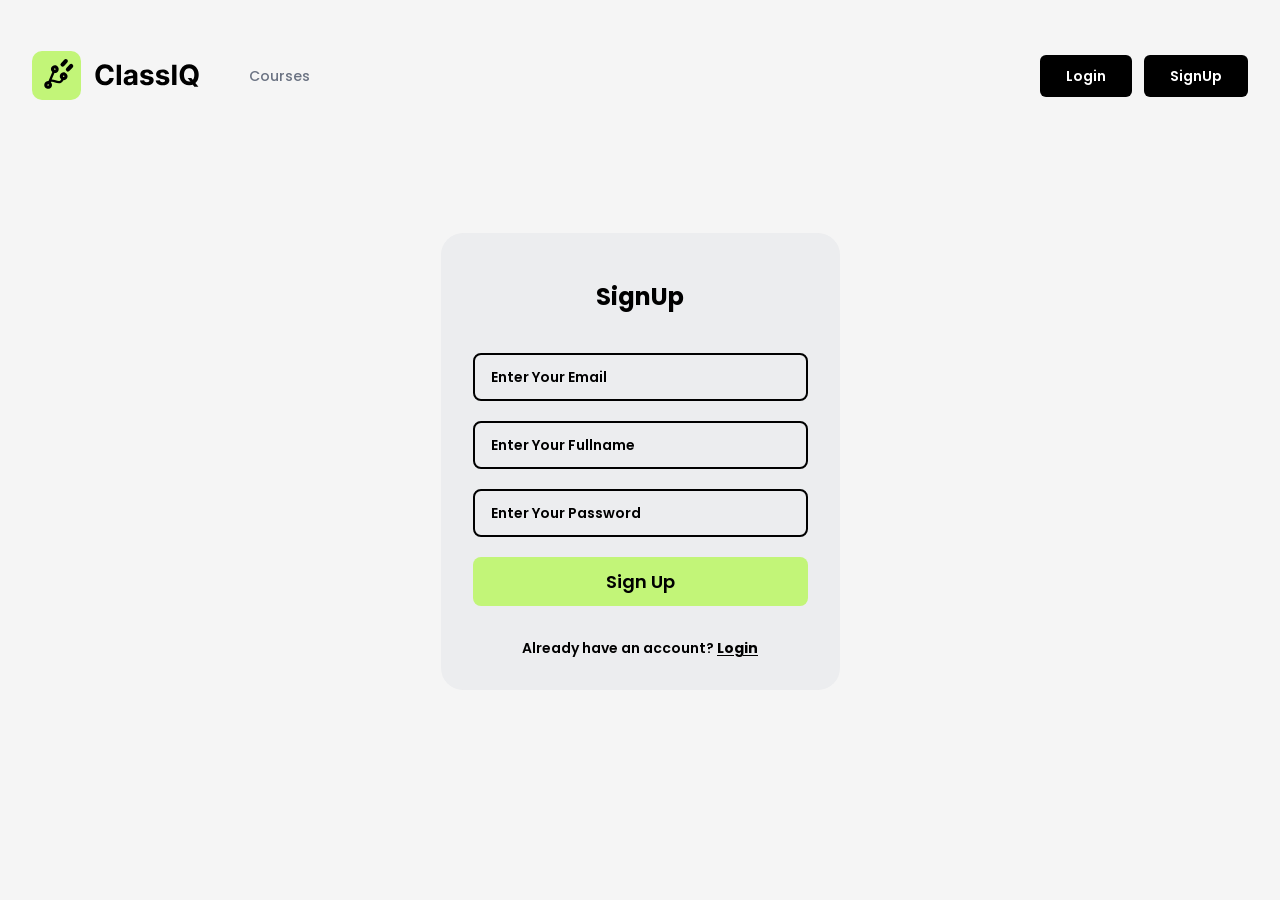
<file: signup.html>
<!doctype html>
<html lang="en">
  <head>
    <meta charset="UTF-8" />
    <meta name="viewport" content="width=device-width, initial-scale=1.0" />
    <title>ClassIQ - Sign Up</title>
    <link rel="icon" type="image/x-icon" href="assets/favicon.ico" />
    <meta
      name="description"
      content="Create a free ClassIQ account to enroll in certified courses and join our learning community."
    />
    <link rel="preconnect" href="https://fonts.googleapis.com" />
    <link rel="preconnect" href="https://fonts.gstatic.com" crossorigin />
    <link
      href="https://fonts.googleapis.com/css2?family=Poppins:wght@300;400;500;600;700;800&display=swap"
      rel="stylesheet"
    />
    <link rel="icon" type="image/svg+xml" href="assets/images/favicon.svg" />
    <link rel="stylesheet" href="css/output.css" />
  </head>
  <body class="bg-[#F5F5F5] text-black font-sans antialiased">
    <header class="py-6">
      <div class="mx-auto max-w-7xl px-4 sm:px-6 lg:px-8 mt-[27px]">
        <div class="flex items-center justify-between">
          <div class="flex items-center gap-12">
            <a
              href="index.html"
              class="inline-flex items-center gap-2.5 font-bold text-[28px] text-gray-900"
            >
              <svg
                xmlns="http://www.w3.org/2000/svg"
                width="169"
                height="49"
                viewBox="0 0 169 49"
                fill="none"
              >
                <rect width="49" height="49" rx="10" fill="#C2F578" />
                <rect
                  x="33.6592"
                  y="7.15674"
                  width="4.19624"
                  height="8.90237"
                  rx="2.09812"
                  transform="rotate(43 33.6592 7.15674)"
                  fill="black"
                />
                <rect
                  x="39.0698"
                  y="12"
                  width="4.2"
                  height="8.9"
                  rx="2.1"
                  transform="rotate(43 39.0698 12)"
                  fill="black"
                />
                <path
                  d="M35.2804 26.7985C36.1237 24.8119 35.1977 22.5198 33.211 21.6765C31.2244 20.8332 28.9323 21.7593 28.089 23.7459C27.3945 25.382 27.901 27.2254 29.2082 28.2948C28.8741 29.007 28.4757 29.4957 28.0098 29.7435C26.9513 30.3127 25.3665 29.8097 23.69 29.2731C22.3729 28.852 21.0071 28.4207 19.7134 28.4816L22.4608 22.0093C24.1161 22.1709 25.7504 21.2574 26.4335 19.6483C27.2767 17.6617 26.3507 15.3696 24.364 14.5263C22.3774 13.683 20.0853 14.6091 19.242 16.5957C18.559 18.2048 19.0372 20.015 20.3033 21.0935L16.5009 30.0514C14.8437 29.8943 13.2093 30.8078 12.5263 32.4169C11.683 34.4035 12.6091 36.6956 14.5958 37.5389C16.5824 38.3822 18.8745 37.4561 19.7178 35.4695C20.3664 33.9413 19.9688 32.2289 18.8398 31.1396C19.0783 30.9651 19.3773 30.848 19.7651 30.8216C20.6497 30.7621 21.7794 31.125 22.9803 31.5074C24.9515 32.1372 27.1858 32.8469 29.121 31.8118C30.0822 31.2969 30.8287 30.4255 31.3873 29.1721C33.0136 29.2895 34.6089 28.3806 35.2804 26.7985ZM23.143 17.4029C23.5385 17.5708 23.7248 18.0317 23.5569 18.4273C23.389 18.8228 22.928 19.0091 22.5325 18.8412C22.137 18.6733 21.9507 18.2123 22.1186 17.8168C22.2865 17.4212 22.7475 17.235 23.143 17.4029ZM15.8168 34.6623C15.4213 34.4944 15.235 34.0335 15.4029 33.6379C15.5708 33.2424 16.0318 33.0562 16.4273 33.224C16.8228 33.3919 17.0091 33.8529 16.8412 34.2485C16.6733 34.644 16.2123 34.8302 15.8168 34.6623ZM31.99 24.5531C32.3855 24.721 32.5718 25.1819 32.4039 25.5775C32.236 25.973 31.775 26.1593 31.3795 25.9914C30.9839 25.8235 30.7977 25.3625 30.9656 24.967C31.1335 24.5714 31.5945 24.3852 31.99 24.5531Z"
                  fill="black"
                />
                <path
                  d="M81.7372 20.7656H77.3821C77.3026 20.2022 77.1402 19.7017 76.8949 19.2642C76.6496 18.8201 76.3348 18.4422 75.9503 18.1307C75.5658 17.8191 75.1217 17.5805 74.6179 17.4148C74.1207 17.2491 73.5805 17.1662 72.9972 17.1662C71.9432 17.1662 71.0251 17.428 70.2429 17.9517C69.4607 18.4687 68.8542 19.2244 68.4233 20.2188C67.9924 21.2064 67.777 22.4062 67.777 23.8182C67.777 25.2699 67.9924 26.4896 68.4233 27.4773C68.8608 28.465 69.4706 29.2107 70.2528 29.7145C71.035 30.2183 71.9399 30.4702 72.9673 30.4702C73.544 30.4702 74.0777 30.3939 74.5682 30.2415C75.0653 30.089 75.5062 29.867 75.8906 29.5753C76.2751 29.277 76.5933 28.9157 76.8452 28.4915C77.1037 28.0672 77.2827 27.5833 77.3821 27.0398L81.7372 27.0597C81.6245 27.9943 81.3428 28.8958 80.892 29.7642C80.4479 30.6259 79.848 31.3982 79.0923 32.081C78.3433 32.7571 77.4484 33.294 76.4077 33.6918C75.3736 34.0829 74.2036 34.2784 72.8977 34.2784C71.0814 34.2784 69.4574 33.8674 68.0256 33.0455C66.6004 32.2235 65.4735 31.0336 64.6449 29.4759C63.8229 27.9181 63.4119 26.0322 63.4119 23.8182C63.4119 21.5975 63.8295 19.7083 64.6648 18.1506C65.5 16.5928 66.6335 15.4062 68.0653 14.5909C69.4972 13.7689 71.108 13.358 72.8977 13.358C74.0777 13.358 75.1714 13.5237 76.179 13.8551C77.1932 14.1866 78.0914 14.6705 78.8736 15.3068C79.6558 15.9366 80.2921 16.7088 80.7827 17.6236C81.2798 18.5384 81.598 19.5857 81.7372 20.7656ZM88.9808 13.6364V34H84.745V13.6364H88.9808ZM96.729 34.2884C95.7546 34.2884 94.8862 34.1193 94.1239 33.7812C93.3616 33.4366 92.7584 32.9295 92.3143 32.2599C91.8768 31.5838 91.658 30.742 91.658 29.7344C91.658 28.8859 91.8138 28.1733 92.1254 27.5966C92.4369 27.0199 92.8612 26.5559 93.3981 26.2045C93.935 25.8532 94.5449 25.5881 95.2276 25.4091C95.917 25.2301 96.6396 25.1042 97.3952 25.0312C98.2835 24.9384 98.9994 24.8523 99.543 24.7727C100.087 24.6866 100.481 24.5606 100.726 24.3949C100.971 24.2292 101.094 23.9839 101.094 23.6591V23.5994C101.094 22.9697 100.895 22.4825 100.498 22.1378C100.106 21.7931 99.5496 21.6207 98.8271 21.6207C98.0648 21.6207 97.4582 21.7898 97.0075 22.1278C96.5567 22.4593 96.2584 22.8769 96.1126 23.3807L92.195 23.0625C92.3938 22.1345 92.7849 21.3324 93.3683 20.6562C93.9516 19.9735 94.704 19.4498 95.6254 19.0852C96.5534 18.714 97.6273 18.5284 98.8469 18.5284C99.6954 18.5284 100.507 18.6278 101.283 18.8267C102.065 19.0256 102.758 19.3338 103.361 19.7514C103.971 20.169 104.452 20.706 104.803 21.3622C105.154 22.0118 105.33 22.7907 105.33 23.6989V34H101.313V31.8821H101.194C100.948 32.3594 100.62 32.7803 100.209 33.1449C99.7982 33.5028 99.3043 33.7846 98.7276 33.9901C98.1509 34.1889 97.4847 34.2884 96.729 34.2884ZM97.9421 31.3651C98.5652 31.3651 99.1154 31.2424 99.5927 30.9972C100.07 30.7453 100.444 30.4072 100.716 29.983C100.988 29.5587 101.124 29.0781 101.124 28.5412V26.9205C100.991 27.0066 100.809 27.0862 100.577 27.1591C100.352 27.2254 100.096 27.2884 99.8114 27.348C99.5264 27.401 99.2414 27.4508 98.9563 27.4972C98.6713 27.5369 98.4128 27.5734 98.1808 27.6065C97.6836 27.6795 97.2494 27.7955 96.8782 27.9545C96.507 28.1136 96.2186 28.3291 96.0131 28.6009C95.8076 28.866 95.7049 29.1974 95.7049 29.5952C95.7049 30.1719 95.9137 30.6127 96.3313 30.9176C96.7556 31.2159 97.2925 31.3651 97.9421 31.3651ZM121.324 23.0824L117.446 23.321C117.379 22.9896 117.237 22.6913 117.018 22.4261C116.799 22.1544 116.511 21.9389 116.153 21.7798C115.802 21.6141 115.381 21.5312 114.89 21.5312C114.234 21.5312 113.681 21.6705 113.23 21.9489C112.779 22.2206 112.554 22.5852 112.554 23.0426C112.554 23.4072 112.699 23.7154 112.991 23.9673C113.283 24.2192 113.783 24.4214 114.493 24.5739L117.257 25.1307C118.742 25.4356 119.849 25.9261 120.578 26.6023C121.307 27.2784 121.672 28.1667 121.672 29.267C121.672 30.268 121.377 31.1463 120.787 31.902C120.203 32.6577 119.401 33.2476 118.38 33.6719C117.366 34.0895 116.196 34.2983 114.87 34.2983C112.849 34.2983 111.238 33.8774 110.038 33.0355C108.845 32.187 108.145 31.0336 107.94 29.5753L112.106 29.3565C112.232 29.973 112.537 30.4437 113.021 30.7685C113.505 31.0866 114.125 31.2457 114.88 31.2457C115.623 31.2457 116.219 31.1032 116.67 30.8182C117.127 30.5265 117.359 30.152 117.366 29.6946C117.359 29.3101 117.197 28.9953 116.879 28.75C116.561 28.4981 116.07 28.3059 115.407 28.1733L112.762 27.6463C111.271 27.348 110.161 26.831 109.431 26.0952C108.709 25.3594 108.348 24.4214 108.348 23.2812C108.348 22.3002 108.613 21.455 109.143 20.7457C109.68 20.0365 110.432 19.4896 111.4 19.1051C112.375 18.7206 113.515 18.5284 114.821 18.5284C116.75 18.5284 118.268 18.9361 119.375 19.7514C120.488 20.5668 121.138 21.6771 121.324 23.0824ZM137.046 23.0824L133.168 23.321C133.102 22.9896 132.96 22.6913 132.741 22.4261C132.522 22.1544 132.234 21.9389 131.876 21.7798C131.524 21.6141 131.103 21.5312 130.613 21.5312C129.957 21.5312 129.403 21.6705 128.952 21.9489C128.502 22.2206 128.276 22.5852 128.276 23.0426C128.276 23.4072 128.422 23.7154 128.714 23.9673C129.005 24.2192 129.506 24.4214 130.215 24.5739L132.979 25.1307C134.464 25.4356 135.571 25.9261 136.3 26.6023C137.03 27.2784 137.394 28.1667 137.394 29.267C137.394 30.268 137.099 31.1463 136.509 31.902C135.926 32.6577 135.124 33.2476 134.103 33.6719C133.089 34.0895 131.919 34.2983 130.593 34.2983C128.571 34.2983 126.96 33.8774 125.761 33.0355C124.567 32.187 123.868 31.0336 123.663 29.5753L127.829 29.3565C127.955 29.973 128.26 30.4437 128.744 30.7685C129.228 31.0866 129.847 31.2457 130.603 31.2457C131.345 31.2457 131.942 31.1032 132.393 30.8182C132.85 30.5265 133.082 30.152 133.089 29.6946C133.082 29.3101 132.92 28.9953 132.602 28.75C132.283 28.4981 131.793 28.3059 131.13 28.1733L128.485 27.6463C126.994 27.348 125.883 26.831 125.154 26.0952C124.432 25.3594 124.07 24.4214 124.07 23.2812C124.07 22.3002 124.335 21.455 124.866 20.7457C125.403 20.0365 126.155 19.4896 127.123 19.1051C128.097 18.7206 129.237 18.5284 130.543 18.5284C132.472 18.5284 133.99 18.9361 135.097 19.7514C136.211 20.5668 136.861 21.6771 137.046 23.0824ZM144.446 13.6364V34H140.141V13.6364H144.446ZM155.675 26.9205H159.334L161.173 29.2869L162.983 31.3949L166.393 35.6705H162.376L160.03 32.7869L158.827 31.0767L155.675 26.9205ZM166.702 23.8182C166.702 26.0388 166.281 27.928 165.439 29.4858C164.604 31.0436 163.464 32.2334 162.018 33.0554C160.58 33.8707 158.963 34.2784 157.166 34.2784C155.357 34.2784 153.732 33.8674 152.294 33.0455C150.856 32.2235 149.719 31.0336 148.884 29.4759C148.048 27.9181 147.631 26.0322 147.631 23.8182C147.631 21.5975 148.048 19.7083 148.884 18.1506C149.719 16.5928 150.856 15.4062 152.294 14.5909C153.732 13.7689 155.357 13.358 157.166 13.358C158.963 13.358 160.58 13.7689 162.018 14.5909C163.464 15.4062 164.604 16.5928 165.439 18.1506C166.281 19.7083 166.702 21.5975 166.702 23.8182ZM162.337 23.8182C162.337 22.3797 162.121 21.1667 161.69 20.179C161.266 19.1913 160.666 18.4422 159.891 17.9318C159.115 17.4214 158.207 17.1662 157.166 17.1662C156.125 17.1662 155.217 17.4214 154.442 17.9318C153.666 18.4422 153.063 19.1913 152.632 20.179C152.208 21.1667 151.996 22.3797 151.996 23.8182C151.996 25.2566 152.208 26.4697 152.632 27.4574C153.063 28.4451 153.666 29.1941 154.442 29.7045C155.217 30.215 156.125 30.4702 157.166 30.4702C158.207 30.4702 159.115 30.215 159.891 29.7045C160.666 29.1941 161.266 28.4451 161.69 27.4574C162.121 26.4697 162.337 25.2566 162.337 23.8182Z"
                  fill="black"
                />
              </svg>
            </a>

            <nav class="hidden sm:flex items-center gap-7">
              <a
                href="courses.html"
                data-nav="courses.html"
                class="text-sm font-medium text-gray-500 hover:text-gray-900 transition"
              >
                Courses
              </a>
            </nav>
          </div>
          <div class="hidden sm:flex items-center gap-3">
            <a
              href="login.html"
              class="bg-black hover:bg-black/80 text-white text-sm font-semibold px-[26px] py-[11px] rounded-md transition hover:-translate-y-0.5"
            >
              Login
            </a>
            <a
              href="signup.html"
              class="bg-black hover:bg-black/80 text-white text-sm font-semibold px-[26px] py-[11px] rounded-md transition hover:-translate-y-0.5"
            >
              SignUp
            </a>
          </div>

          <!-- Hamburger -->
          <button
            id="mobile-menu-btn"
            type="button"
            aria-label="Toggle navigation menu"
            aria-expanded="false"
            aria-controls="mobile-menu"
            class="sm:hidden p-2 rounded-lg text-gray-900 hover:bg-[#ECEDEF] transition cursor-pointer"
          >
            <svg
              id="menu-icon-open"
              xmlns="http://www.w3.org/2000/svg"
              class="w-7 h-7"
              fill="none"
              viewBox="0 0 24 24"
              stroke="currentColor"
              stroke-width="2"
            >
              <path
                stroke-linecap="round"
                stroke-linejoin="round"
                d="M4 6h16M4 12h16M4 18h16"
              />
            </svg>
            <svg
              id="menu-icon-close"
              xmlns="http://www.w3.org/2000/svg"
              class="w-7 h-7 hidden"
              fill="none"
              viewBox="0 0 24 24"
              stroke="currentColor"
              stroke-width="2"
            >
              <path
                stroke-linecap="round"
                stroke-linejoin="round"
                d="M6 18L18 6M6 6l12 12"
              />
            </svg>
          </button>
        </div>

        <!-- Mobile Dropdownp  -->
        <div
          id="mobile-menu"
          class="hidden sm:hidden mt-4 bg-[#ECEDEF] rounded-[18px] p-5 space-y-4"
        >
          <nav class="flex flex-col space-y-2">
            <a
              href="courses.html"
              data-nav="courses.html"
              class="text-base font-semibold text-gray-800 hover:text-black py-1.5"
            >
              Courses
            </a>
          </nav>

          <div class="pt-3 border-t border-black/10 flex flex-col gap-2.5">
            <a
              href="login.html"
              class="bg-black hover:bg-black/80 text-white text-center text-sm font-semibold py-[11px] rounded-md transition"
            >
              Login
            </a>
            <a
              href="signup.html"
              class="bg-black hover:bg-black/80 text-white text-center text-sm font-semibold py-[11px] rounded-md transition"
            >
              SignUp
            </a>
          </div>
        </div>
      </div>
    </header>

    <main class="grid place-items-center min-h-[75vh] w-screen px-4">
      <div
        class="w-full bg-[#ECEDEF] max-w-[399px] rounded-[22px] flex flex-col justify-between p-8"
      >
        <div>
          <h1 class="text-2xl font-bold text-black text-center mb-10 mt-4">
            SignUp
          </h1>
          <form id="signup-form" class="space-y-5" novalidate>
            <div>
              <input
                type="email"
                id="signup-email"
                name="email"
                placeholder="Enter Your Email"
                class="w-full px-4 py-3 bg-transparent border-[2px] border-black rounded-lg text-sm font-semibold text-black placeholder-black focus:outline-none focus:ring-1 focus:ring-black transition-colors"
              />
              <p
                id="signup-email-error"
                class="text-red-600 text-xs font-semibold mt-1 hidden"
              ></p>
            </div>

            <div>
              <input
                type="text"
                id="signup-fullname"
                name="fullname"
                placeholder="Enter Your Fullname"
                class="w-full px-4 py-3 bg-transparent border-[2px] border-black rounded-lg text-sm font-semibold text-black placeholder-black focus:outline-none focus:ring-1 focus:ring-black transition-colors"
              />
              <p
                id="signup-fullname-error"
                class="text-red-600 text-xs font-semibold mt-1 hidden"
              ></p>
            </div>

            <div>
              <input
                type="password"
                id="signup-password"
                name="password"
                placeholder="Enter Your Password"
                class="w-full px-4 py-3 bg-transparent border-[2px] border-black rounded-lg text-sm font-semibold text-black placeholder-black focus:outline-none focus:ring-1 focus:ring-black transition-colors"
              />
              <p
                id="signup-password-error"
                class="text-red-600 text-xs font-semibold mt-1 hidden"
              ></p>
            </div>

            <button
              type="submit"
              class="bg-[#C2F578] hover:bg-[#b5eb67] transition-colors cursor-pointer px-[26px] font-semibold text-[18px] rounded-lg py-[11px] w-full"
            >
              Sign Up
            </button>
          </form>
        </div>
        <p class="text-center text-sm font-semibold text-black mt-8">
          Already have an account?
          <a href="login.html" class="underline underline-offset-2 font-bold"
            >Login</a
          >
        </p>
      </div>
    </main>

    <script src="js/main.js"></script>
  </body>
</html>
</file>
<file: css/output.css>
/*! tailwindcss v4.3.5 | MIT License | https://tailwindcss.com */
@layer properties{@supports (((-webkit-hyphens:none)) and (not (margin-trim:block))) or ((-moz-orient:inline) and (not (color:rgb(from red r g b)))){*,:before,:after,::backdrop{--tw-rotate-x:initial;--tw-rotate-y:initial;--tw-rotate-z:initial;--tw-skew-x:initial;--tw-skew-y:initial;--tw-space-y-reverse:0;--tw-border-style:solid;--tw-leading:initial;--tw-font-weight:initial;--tw-shadow:0 0 #0000;--tw-shadow-color:initial;--tw-shadow-alpha:100%;--tw-inset-shadow:0 0 #0000;--tw-inset-shadow-color:initial;--tw-inset-shadow-alpha:100%;--tw-ring-color:initial;--tw-ring-shadow:0 0 #0000;--tw-inset-ring-color:initial;--tw-inset-ring-shadow:0 0 #0000;--tw-ring-inset:initial;--tw-ring-offset-width:0px;--tw-ring-offset-color:#fff;--tw-ring-offset-shadow:0 0 #0000;--tw-duration:initial;--tw-translate-x:0;--tw-translate-y:0;--tw-translate-z:0}}}@layer theme{:root,:host{--font-sans:"Poppins", ui-sans-serif, system-ui, sans-serif;--font-mono:ui-monospace, SFMono-Regular, Menlo, Monaco, Consolas, "Liberation Mono", "Courier New", monospace;--color-red-600:oklch(57.7% .245 27.325);--color-gray-100:oklch(96.7% .003 264.542);--color-gray-200:oklch(92.8% .006 264.531);--color-gray-400:oklch(70.7% .022 261.325);--color-gray-500:oklch(55.1% .027 264.364);--color-gray-800:oklch(27.8% .033 256.848);--color-gray-900:oklch(21% .034 264.665);--color-neutral-600:oklch(43.9% 0 none);--color-black:#000;--color-white:#fff;--spacing:.25rem;--container-sm:24rem;--container-7xl:80rem;--text-xs:.75rem;--text-xs--line-height:calc(1 / .75);--text-sm:.875rem;--text-sm--line-height:calc(1.25 / .875);--text-base:1rem;--text-base--line-height:calc(1.5 / 1);--text-lg:1.125rem;--text-lg--line-height:calc(1.75 / 1.125);--text-xl:1.25rem;--text-xl--line-height:calc(1.75 / 1.25);--text-2xl:1.5rem;--text-2xl--line-height:calc(2 / 1.5);--font-weight-light:300;--font-weight-medium:500;--font-weight-semibold:600;--font-weight-bold:700;--font-weight-extrabold:800;--leading-relaxed:1.625;--radius-md:.375rem;--radius-lg:.5rem;--radius-xl:.75rem;--radius-2xl:1rem;--default-transition-duration:.15s;--default-transition-timing-function:cubic-bezier(.4, 0, .2, 1);--default-font-family:var(--font-sans);--default-mono-font-family:var(--font-mono)}}@layer base{*,:after,:before,::backdrop{box-sizing:border-box;border:0 solid;margin:0;padding:0}::file-selector-button{box-sizing:border-box;border:0 solid;margin:0;padding:0}html,:host{-webkit-text-size-adjust:100%;tab-size:4;line-height:1.5;font-family:var(--default-font-family,-apple-system, BlinkMacSystemFont, "Segoe UI", Roboto, "Helvetica Neue", "Noto Sans", Arial, sans-serif, "Apple Color Emoji", "Segoe UI Emoji", "Segoe UI Symbol", "Noto Color Emoji");font-feature-settings:var(--default-font-feature-settings,normal);font-variation-settings:var(--default-font-variation-settings,normal);-webkit-tap-highlight-color:transparent}hr{height:0;color:inherit;border-top-width:1px}abbr:where([title]){-webkit-text-decoration:underline dotted;text-decoration:underline dotted}h1,h2,h3,h4,h5,h6{font-size:inherit;font-weight:inherit}a{color:inherit;-webkit-text-decoration:inherit;-webkit-text-decoration:inherit;-webkit-text-decoration:inherit;text-decoration:inherit}b,strong{font-weight:bolder}code,kbd,samp,pre{font-family:var(--default-mono-font-family,ui-monospace, SFMono-Regular, Menlo, Monaco, Consolas, "Liberation Mono", "Courier New", monospace);font-feature-settings:var(--default-mono-font-feature-settings,normal);font-variation-settings:var(--default-mono-font-variation-settings,normal);font-size:1em}small{font-size:80%}sub,sup{vertical-align:baseline;font-size:75%;line-height:0;position:relative}sub{bottom:-.25em}sup{top:-.5em}table{text-indent:0;border-color:inherit;border-collapse:collapse}:-moz-focusring:where(:not(iframe)){outline:auto}progress{vertical-align:baseline}summary{display:list-item}ol,ul,menu{list-style:none}img,svg,video,canvas,audio,iframe,embed,object{vertical-align:middle;display:block}img,video{max-width:100%;height:auto}button,input,select,optgroup,textarea{font:inherit;font-feature-settings:inherit;font-variation-settings:inherit;letter-spacing:inherit;color:inherit;opacity:1;background-color:#0000;border-radius:0}::file-selector-button{font:inherit;font-feature-settings:inherit;font-variation-settings:inherit;letter-spacing:inherit;color:inherit;opacity:1;background-color:#0000;border-radius:0}:where(select:is([multiple],[size])) optgroup{font-weight:bolder}:where(select:is([multiple],[size])) optgroup option{padding-inline-start:20px}::file-selector-button{margin-inline-end:4px}::placeholder{opacity:1}@supports (not ((-webkit-appearance:-apple-pay-button))) or (contain-intrinsic-size:1px){::placeholder{color:currentColor}@supports (color:color-mix(in lab, red, red)){::placeholder{color:color-mix(in oklab, currentcolor 50%, transparent)}}}textarea{resize:vertical}::-webkit-search-decoration{-webkit-appearance:none}::-webkit-date-and-time-value{min-height:1lh;text-align:inherit}::-webkit-datetime-edit{display:inline-flex}::-webkit-datetime-edit-fields-wrapper{padding:0}::-webkit-datetime-edit{padding-block:0}::-webkit-datetime-edit-year-field{padding-block:0}::-webkit-datetime-edit-month-field{padding-block:0}::-webkit-datetime-edit-day-field{padding-block:0}::-webkit-datetime-edit-hour-field{padding-block:0}::-webkit-datetime-edit-minute-field{padding-block:0}::-webkit-datetime-edit-second-field{padding-block:0}::-webkit-datetime-edit-millisecond-field{padding-block:0}::-webkit-datetime-edit-meridiem-field{padding-block:0}::-webkit-calendar-picker-indicator{line-height:1}:-moz-ui-invalid{box-shadow:none}button,input:where([type=button],[type=reset],[type=submit]){appearance:button}::file-selector-button{appearance:button}::-webkit-inner-spin-button{height:auto}::-webkit-outer-spin-button{height:auto}[hidden]:where(:not([hidden=until-found])){display:none!important}}@layer components;@layer utilities{.pointer-events-none{pointer-events:none}.absolute{position:absolute}.fixed{position:fixed}.relative{position:relative}.right-5{right:calc(var(--spacing) * 5)}.right-6{right:calc(var(--spacing) * 6)}.bottom-0{bottom:0}.bottom-5{bottom:calc(var(--spacing) * 5)}.z-10{z-index:10}.z-50{z-index:50}.mx-auto{margin-inline:auto}.mt-1{margin-top:var(--spacing)}.mt-1\.5{margin-top:calc(var(--spacing) * 1.5)}.mt-2{margin-top:calc(var(--spacing) * 2)}.mt-4{margin-top:calc(var(--spacing) * 4)}.mt-6{margin-top:calc(var(--spacing) * 6)}.mt-8{margin-top:calc(var(--spacing) * 8)}.mt-12{margin-top:calc(var(--spacing) * 12)}.mt-24{margin-top:calc(var(--spacing) * 24)}.mt-\[27px\]{margin-top:27px}.mb-1\.5{margin-bottom:calc(var(--spacing) * 1.5)}.mb-3{margin-bottom:calc(var(--spacing) * 3)}.mb-4{margin-bottom:calc(var(--spacing) * 4)}.mb-6{margin-bottom:calc(var(--spacing) * 6)}.mb-7{margin-bottom:calc(var(--spacing) * 7)}.mb-8{margin-bottom:calc(var(--spacing) * 8)}.mb-10{margin-bottom:calc(var(--spacing) * 10)}.mb-16{margin-bottom:calc(var(--spacing) * 16)}.block{display:block}.flex{display:flex}.grid{display:grid}.hidden{display:none}.inline-block{display:inline-block}.inline-flex{display:inline-flex}.aspect-square{aspect-ratio:1}.size-8{width:calc(var(--spacing) * 8);height:calc(var(--spacing) * 8)}.size-12{width:calc(var(--spacing) * 12);height:calc(var(--spacing) * 12)}.h-4{height:calc(var(--spacing) * 4)}.h-5{height:calc(var(--spacing) * 5)}.h-7{height:calc(var(--spacing) * 7)}.h-\[100px\]{height:100px}.min-h-\[75vh\]{min-height:75vh}.min-h-\[260px\]{min-height:260px}.min-h-\[340px\]{min-height:340px}.w-4{width:calc(var(--spacing) * 4)}.w-4\/5{width:80%}.w-5{width:calc(var(--spacing) * 5)}.w-7{width:calc(var(--spacing) * 7)}.w-44{width:calc(var(--spacing) * 44)}.w-fit{width:fit-content}.w-full{width:100%}.w-screen{width:100vw}.max-w-7xl{max-width:var(--container-7xl)}.max-w-\[399px\]{max-width:399px}.max-w-sm{max-width:var(--container-sm)}.min-w-0{min-width:0}.min-w-\[200px\]{min-width:200px}.flex-1{flex:1}.shrink-0{flex-shrink:0}.grow{flex-grow:1}.transform{transform:var(--tw-rotate-x, ) var(--tw-rotate-y, ) var(--tw-rotate-z, ) var(--tw-skew-x, ) var(--tw-skew-y, )}.cursor-pointer{cursor:pointer}.grid-cols-1{grid-template-columns:repeat(1,minmax(0,1fr))}.flex-col{flex-direction:column}.flex-wrap{flex-wrap:wrap}.place-items-center{place-items:center}.items-center{align-items:center}.items-end{align-items:flex-end}.items-start{align-items:flex-start}.justify-between{justify-content:space-between}.justify-center{justify-content:center}.gap-1\.5{gap:calc(var(--spacing) * 1.5)}.gap-2{gap:calc(var(--spacing) * 2)}.gap-2\.5{gap:calc(var(--spacing) * 2.5)}.gap-3{gap:calc(var(--spacing) * 3)}.gap-4{gap:calc(var(--spacing) * 4)}.gap-6{gap:calc(var(--spacing) * 6)}.gap-7{gap:calc(var(--spacing) * 7)}.gap-8{gap:calc(var(--spacing) * 8)}.gap-12{gap:calc(var(--spacing) * 12)}.gap-24{gap:calc(var(--spacing) * 24)}:where(.space-y-2>:not(:last-child)){--tw-space-y-reverse:0;margin-block-start:calc(calc(var(--spacing) * 2) * var(--tw-space-y-reverse));margin-block-end:calc(calc(var(--spacing) * 2) * calc(1 - var(--tw-space-y-reverse)))}:where(.space-y-2\.5>:not(:last-child)){--tw-space-y-reverse:0;margin-block-start:calc(calc(var(--spacing) * 2.5) * var(--tw-space-y-reverse));margin-block-end:calc(calc(var(--spacing) * 2.5) * calc(1 - var(--tw-space-y-reverse)))}:where(.space-y-4>:not(:last-child)){--tw-space-y-reverse:0;margin-block-start:calc(calc(var(--spacing) * 4) * var(--tw-space-y-reverse));margin-block-end:calc(calc(var(--spacing) * 4) * calc(1 - var(--tw-space-y-reverse)))}:where(.space-y-5>:not(:last-child)){--tw-space-y-reverse:0;margin-block-start:calc(calc(var(--spacing) * 5) * var(--tw-space-y-reverse));margin-block-end:calc(calc(var(--spacing) * 5) * calc(1 - var(--tw-space-y-reverse)))}.overflow-hidden{overflow:hidden}.rounded-2xl{border-radius:var(--radius-2xl)}.rounded-\[18px\]{border-radius:18px}.rounded-\[20px\]{border-radius:20px}.rounded-\[22px\]{border-radius:22px}.rounded-\[31px\]{border-radius:31px}.rounded-full{border-radius:2147483647px}.rounded-lg{border-radius:var(--radius-lg)}.rounded-md{border-radius:var(--radius-md)}.rounded-xl{border-radius:var(--radius-xl)}.border{border-style:var(--tw-border-style);border-width:1px}.border-\[2px\]{border-style:var(--tw-border-style);border-width:2px}.border-t{border-top-style:var(--tw-border-style);border-top-width:1px}.border-black{border-color:var(--color-black)}.border-black\/10{border-color:#0000001a}@supports (color:color-mix(in lab, red, red)){.border-black\/10{border-color:color-mix(in oklab, var(--color-black) 10%, transparent)}}.border-gray-100{border-color:var(--color-gray-100)}.border-gray-200\/80{border-color:#e5e7ebcc}@supports (color:color-mix(in lab, red, red)){.border-gray-200\/80{border-color:color-mix(in oklab, var(--color-gray-200) 80%, transparent)}}.border-red-600{border-color:var(--color-red-600)}.bg-\[\#C2F578\]{background-color:#c2f578}.bg-\[\#ECEDEF\]{background-color:#ecedef}.bg-\[\#F5F5F5\]{background-color:#f5f5f5}.bg-black{background-color:var(--color-black)}.bg-red-600{background-color:var(--color-red-600)}.bg-transparent{background-color:#0000}.bg-white{background-color:var(--color-white)}.object-contain{object-fit:contain}.object-cover{object-fit:cover}.p-1\.5{padding:calc(var(--spacing) * 1.5)}.p-2{padding:calc(var(--spacing) * 2)}.p-4{padding:calc(var(--spacing) * 4)}.p-5{padding:calc(var(--spacing) * 5)}.p-6{padding:calc(var(--spacing) * 6)}.p-8{padding:calc(var(--spacing) * 8)}.px-3{padding-inline:calc(var(--spacing) * 3)}.px-4{padding-inline:calc(var(--spacing) * 4)}.px-6{padding-inline:calc(var(--spacing) * 6)}.px-\[26px\]{padding-inline:26px}.py-1{padding-block:var(--spacing)}.py-1\.5{padding-block:calc(var(--spacing) * 1.5)}.py-2{padding-block:calc(var(--spacing) * 2)}.py-2\.5{padding-block:calc(var(--spacing) * 2.5)}.py-3{padding-block:calc(var(--spacing) * 3)}.py-6{padding-block:calc(var(--spacing) * 6)}.py-8{padding-block:calc(var(--spacing) * 8)}.py-9{padding-block:calc(var(--spacing) * 9)}.py-16{padding-block:calc(var(--spacing) * 16)}.py-\[11px\]{padding-block:11px}.pt-3{padding-top:calc(var(--spacing) * 3)}.pt-10{padding-top:calc(var(--spacing) * 10)}.pt-20{padding-top:calc(var(--spacing) * 20)}.pb-10{padding-bottom:calc(var(--spacing) * 10)}.pb-24{padding-bottom:calc(var(--spacing) * 24)}.text-center{text-align:center}.font-sans{font-family:var(--font-sans)}.text-2xl{font-size:var(--text-2xl);line-height:var(--tw-leading,var(--text-2xl--line-height))}.text-base{font-size:var(--text-base);line-height:var(--tw-leading,var(--text-base--line-height))}.text-lg{font-size:var(--text-lg);line-height:var(--tw-leading,var(--text-lg--line-height))}.text-sm{font-size:var(--text-sm);line-height:var(--tw-leading,var(--text-sm--line-height))}.text-xl{font-size:var(--text-xl);line-height:var(--tw-leading,var(--text-xl--line-height))}.text-xs{font-size:var(--text-xs);line-height:var(--tw-leading,var(--text-xs--line-height))}.text-\[18px\]{font-size:18px}.text-\[20px\]{font-size:20px}.text-\[24px\]{font-size:24px}.text-\[28px\]{font-size:28px}.text-\[36px\]{font-size:36px}.text-\[68px\]{font-size:68px}.leading-\[1\.2\]{--tw-leading:1.2;line-height:1.2}.leading-relaxed{--tw-leading:var(--leading-relaxed);line-height:var(--leading-relaxed)}.font-bold{--tw-font-weight:var(--font-weight-bold);font-weight:var(--font-weight-bold)}.font-extrabold{--tw-font-weight:var(--font-weight-extrabold);font-weight:var(--font-weight-extrabold)}.font-light{--tw-font-weight:var(--font-weight-light);font-weight:var(--font-weight-light)}.font-medium{--tw-font-weight:var(--font-weight-medium);font-weight:var(--font-weight-medium)}.font-semibold{--tw-font-weight:var(--font-weight-semibold);font-weight:var(--font-weight-semibold)}.text-\[\#3E3E3E\]{color:#3e3e3e}.text-\[\#96989A\]{color:#96989a}.text-\[\#333333\]{color:#333}.text-\[\#545454\]{color:#545454}.text-\[\#565656\]{color:#565656}.text-\[\#C2F578\]{color:#c2f578}.text-black{color:var(--color-black)}.text-gray-500{color:var(--color-gray-500)}.text-gray-800{color:var(--color-gray-800)}.text-gray-900{color:var(--color-gray-900)}.text-neutral-600{color:var(--color-neutral-600)}.text-red-600{color:var(--color-red-600)}.text-white{color:var(--color-white)}.underline{text-decoration-line:underline}.underline-offset-2{text-underline-offset:2px}.antialiased{-webkit-font-smoothing:antialiased;-moz-osx-font-smoothing:grayscale}.placeholder-black::placeholder{color:var(--color-black)}.shadow-2xl{--tw-shadow:0 25px 50px -12px var(--tw-shadow-color,#00000040);box-shadow:var(--tw-inset-shadow), var(--tw-inset-ring-shadow), var(--tw-ring-offset-shadow), var(--tw-ring-shadow), var(--tw-shadow)}.shadow-lg{--tw-shadow:0 10px 15px -3px var(--tw-shadow-color,#0000001a), 0 4px 6px -4px var(--tw-shadow-color,#0000001a);box-shadow:var(--tw-inset-shadow), var(--tw-inset-ring-shadow), var(--tw-ring-offset-shadow), var(--tw-ring-shadow), var(--tw-shadow)}.shadow-sm{--tw-shadow:0 1px 3px 0 var(--tw-shadow-color,#0000001a), 0 1px 2px -1px var(--tw-shadow-color,#0000001a);box-shadow:var(--tw-inset-shadow), var(--tw-inset-ring-shadow), var(--tw-ring-offset-shadow), var(--tw-ring-shadow), var(--tw-shadow)}.transition{transition-property:color,background-color,border-color,outline-color,text-decoration-color,fill,stroke,--tw-gradient-from,--tw-gradient-via,--tw-gradient-to,opacity,box-shadow,transform,translate,scale,rotate,filter,-webkit-backdrop-filter,backdrop-filter,display,content-visibility,overlay,pointer-events;transition-timing-function:var(--tw-ease,var(--default-transition-timing-function));transition-duration:var(--tw-duration,var(--default-transition-duration))}.transition-all{transition-property:all;transition-timing-function:var(--tw-ease,var(--default-transition-timing-function));transition-duration:var(--tw-duration,var(--default-transition-duration))}.transition-colors{transition-property:color,background-color,border-color,outline-color,text-decoration-color,fill,stroke,--tw-gradient-from,--tw-gradient-via,--tw-gradient-to;transition-timing-function:var(--tw-ease,var(--default-transition-timing-function));transition-duration:var(--tw-duration,var(--default-transition-duration))}.duration-300{--tw-duration:.3s;transition-duration:.3s}.outline-none{--tw-outline-style:none;outline-style:none}.select-none{-webkit-user-select:none;user-select:none}.placeholder\:text-gray-400::placeholder{color:var(--color-gray-400)}@media (hover:hover){.hover\:-translate-y-0\.5:hover{--tw-translate-y:calc(var(--spacing) * -.5);translate:var(--tw-translate-x) var(--tw-translate-y)}.hover\:bg-\[\#C2F578\]\/80:hover{background-color:oklab(90.8702% -.0998309 .129194/.8)}.hover\:bg-\[\#ECEDEF\]:hover{background-color:#ecedef}.hover\:bg-\[\#b5eb67\]:hover{background-color:#b5eb67}.hover\:bg-black\/80:hover{background-color:#000c}@supports (color:color-mix(in lab, red, red)){.hover\:bg-black\/80:hover{background-color:color-mix(in oklab, var(--color-black) 80%, transparent)}}.hover\:text-black:hover{color:var(--color-black)}.hover\:text-gray-900:hover{color:var(--color-gray-900)}.hover\:ring-2:hover{--tw-ring-shadow:var(--tw-ring-inset, ) 0 0 0 calc(2px + var(--tw-ring-offset-width)) var(--tw-ring-color,currentcolor);box-shadow:var(--tw-inset-shadow), var(--tw-inset-ring-shadow), var(--tw-ring-offset-shadow), var(--tw-ring-shadow), var(--tw-shadow)}.hover\:ring-black:hover{--tw-ring-color:var(--color-black)}}.focus\:ring-1:focus{--tw-ring-shadow:var(--tw-ring-inset, ) 0 0 0 calc(1px + var(--tw-ring-offset-width)) var(--tw-ring-color,currentcolor);box-shadow:var(--tw-inset-shadow), var(--tw-inset-ring-shadow), var(--tw-ring-offset-shadow), var(--tw-ring-shadow), var(--tw-shadow)}.focus\:ring-black:focus{--tw-ring-color:var(--color-black)}.focus\:outline-none:focus{--tw-outline-style:none;outline-style:none}@media not all and (min-width:80rem){.max-xl\:px-4{padding-inline:calc(var(--spacing) * 4)}}@media not all and (min-width:48rem){.max-md\:aspect-auto{aspect-ratio:auto}.max-md\:max-w-\[200px\]{max-width:200px}.max-md\:gap-3{gap:calc(var(--spacing) * 3)}.max-md\:px-4{padding-inline:calc(var(--spacing) * 4)}.max-md\:text-\[48px\]{font-size:48px}}@media (min-width:40rem){.sm\:flex{display:flex}.sm\:hidden{display:none}.sm\:grid-cols-2{grid-template-columns:repeat(2,minmax(0,1fr))}.sm\:flex-row{flex-direction:row}.sm\:px-4{padding-inline:calc(var(--spacing) * 4)}.sm\:px-6{padding-inline:calc(var(--spacing) * 6)}.sm\:text-base{font-size:var(--text-base);line-height:var(--tw-leading,var(--text-base--line-height))}}@media (min-width:48rem){.md\:right-12{right:calc(var(--spacing) * 12)}.md\:w-56{width:calc(var(--spacing) * 56)}.md\:grid-cols-2{grid-template-columns:repeat(2,minmax(0,1fr))}.md\:grid-cols-3{grid-template-columns:repeat(3,minmax(0,1fr))}.md\:grid-cols-\[1\.8fr_1fr_1fr\]{grid-template-columns:1.8fr 1fr 1fr}.md\:justify-start{justify-content:flex-start}.md\:p-12{padding:calc(var(--spacing) * 12)}.md\:text-left{text-align:left}.md\:text-2xl{font-size:var(--text-2xl);line-height:var(--tw-leading,var(--text-2xl--line-height))}}@media (min-width:64rem){.lg\:grid-cols-3{grid-template-columns:repeat(3,minmax(0,1fr))}.lg\:gap-16{gap:calc(var(--spacing) * 16)}.lg\:px-8{padding-inline:calc(var(--spacing) * 8)}}}@property --tw-rotate-x{syntax:"*";inherits:false}@property --tw-rotate-y{syntax:"*";inherits:false}@property --tw-rotate-z{syntax:"*";inherits:false}@property --tw-skew-x{syntax:"*";inherits:false}@property --tw-skew-y{syntax:"*";inherits:false}@property --tw-space-y-reverse{syntax:"*";inherits:false;initial-value:0}@property --tw-border-style{syntax:"*";inherits:false;initial-value:solid}@property --tw-leading{syntax:"*";inherits:false}@property --tw-font-weight{syntax:"*";inherits:false}@property --tw-shadow{syntax:"*";inherits:false;initial-value:0 0 #0000}@property --tw-shadow-color{syntax:"*";inherits:false}@property --tw-shadow-alpha{syntax:"<percentage>";inherits:false;initial-value:100%}@property --tw-inset-shadow{syntax:"*";inherits:false;initial-value:0 0 #0000}@property --tw-inset-shadow-color{syntax:"*";inherits:false}@property --tw-inset-shadow-alpha{syntax:"<percentage>";inherits:false;initial-value:100%}@property --tw-ring-color{syntax:"*";inherits:false}@property --tw-ring-shadow{syntax:"*";inherits:false;initial-value:0 0 #0000}@property --tw-inset-ring-color{syntax:"*";inherits:false}@property --tw-inset-ring-shadow{syntax:"*";inherits:false;initial-value:0 0 #0000}@property --tw-ring-inset{syntax:"*";inherits:false}@property --tw-ring-offset-width{syntax:"<length>";inherits:false;initial-value:0}@property --tw-ring-offset-color{syntax:"*";inherits:false;initial-value:#fff}@property --tw-ring-offset-shadow{syntax:"*";inherits:false;initial-value:0 0 #0000}@property --tw-duration{syntax:"*";inherits:false}@property --tw-translate-x{syntax:"*";inherits:false;initial-value:0}@property --tw-translate-y{syntax:"*";inherits:false;initial-value:0}@property --tw-translate-z{syntax:"*";inherits:false;initial-value:0}
</file>
